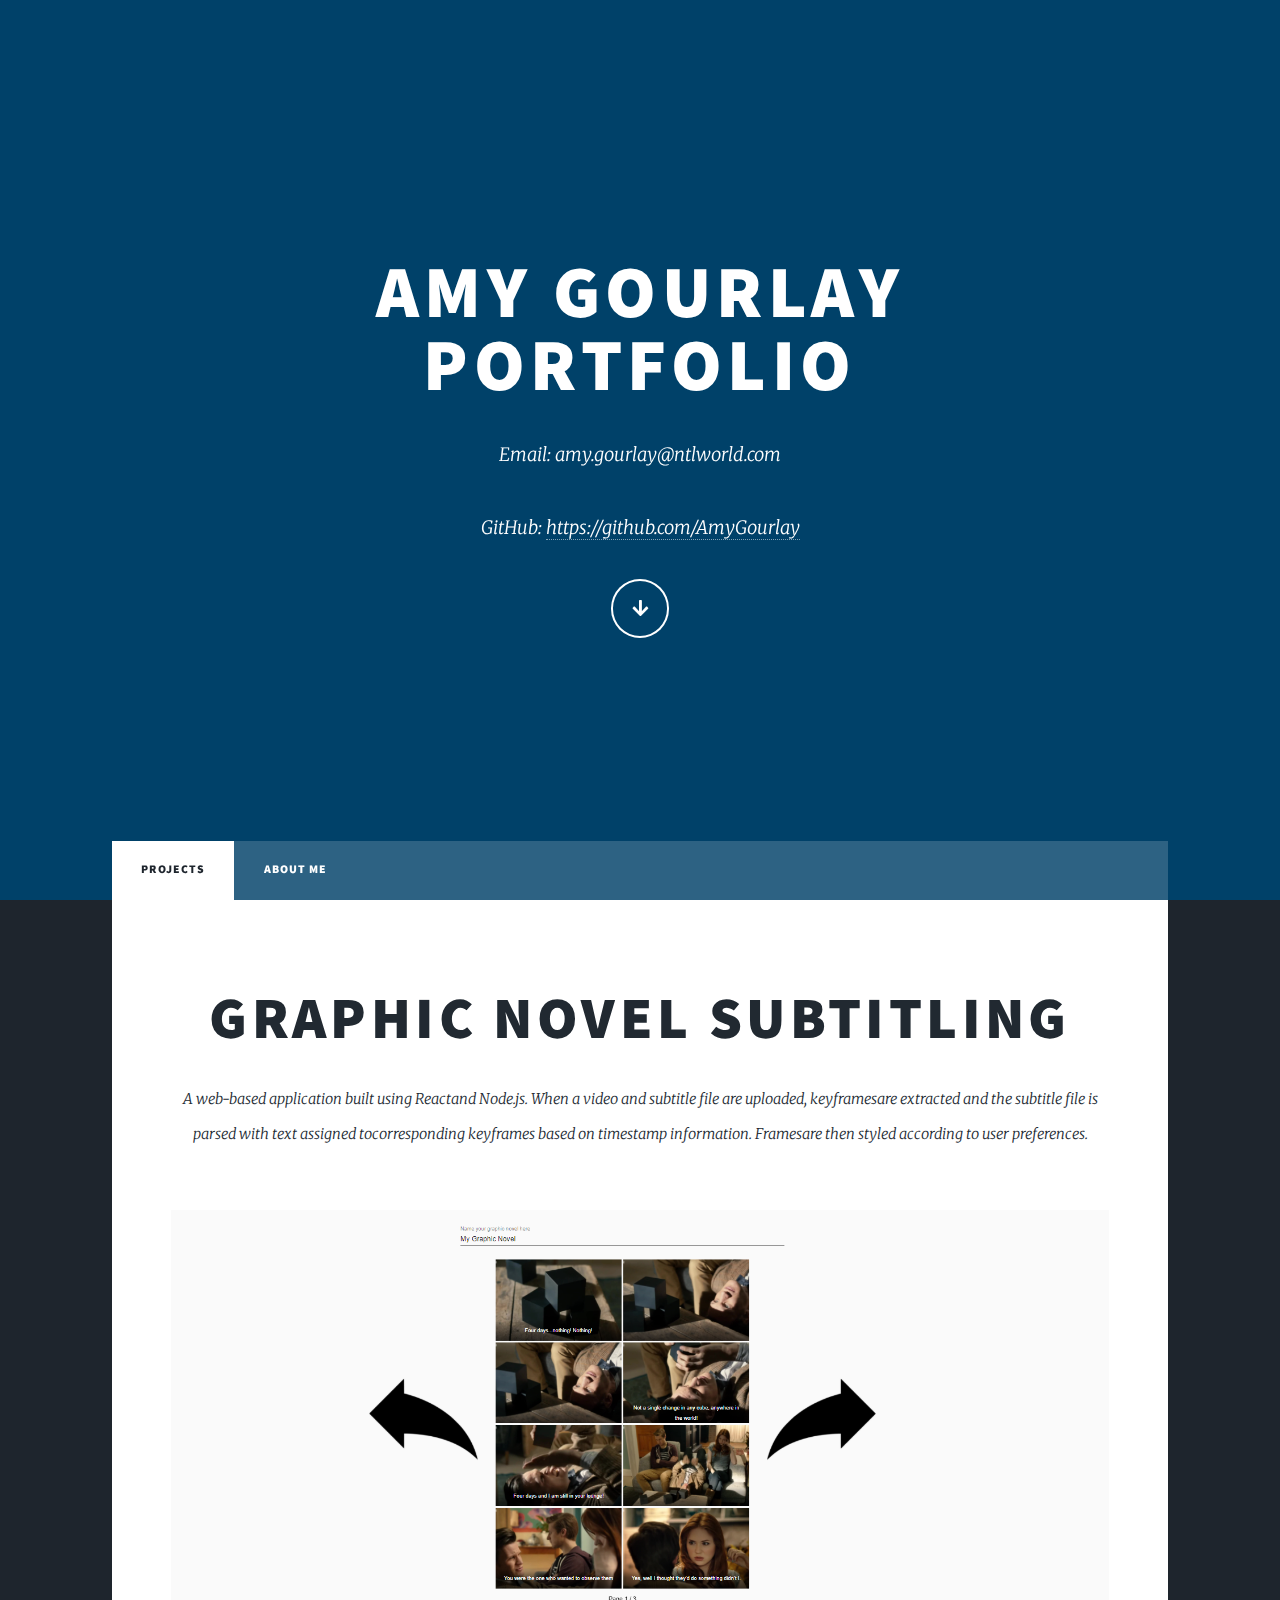
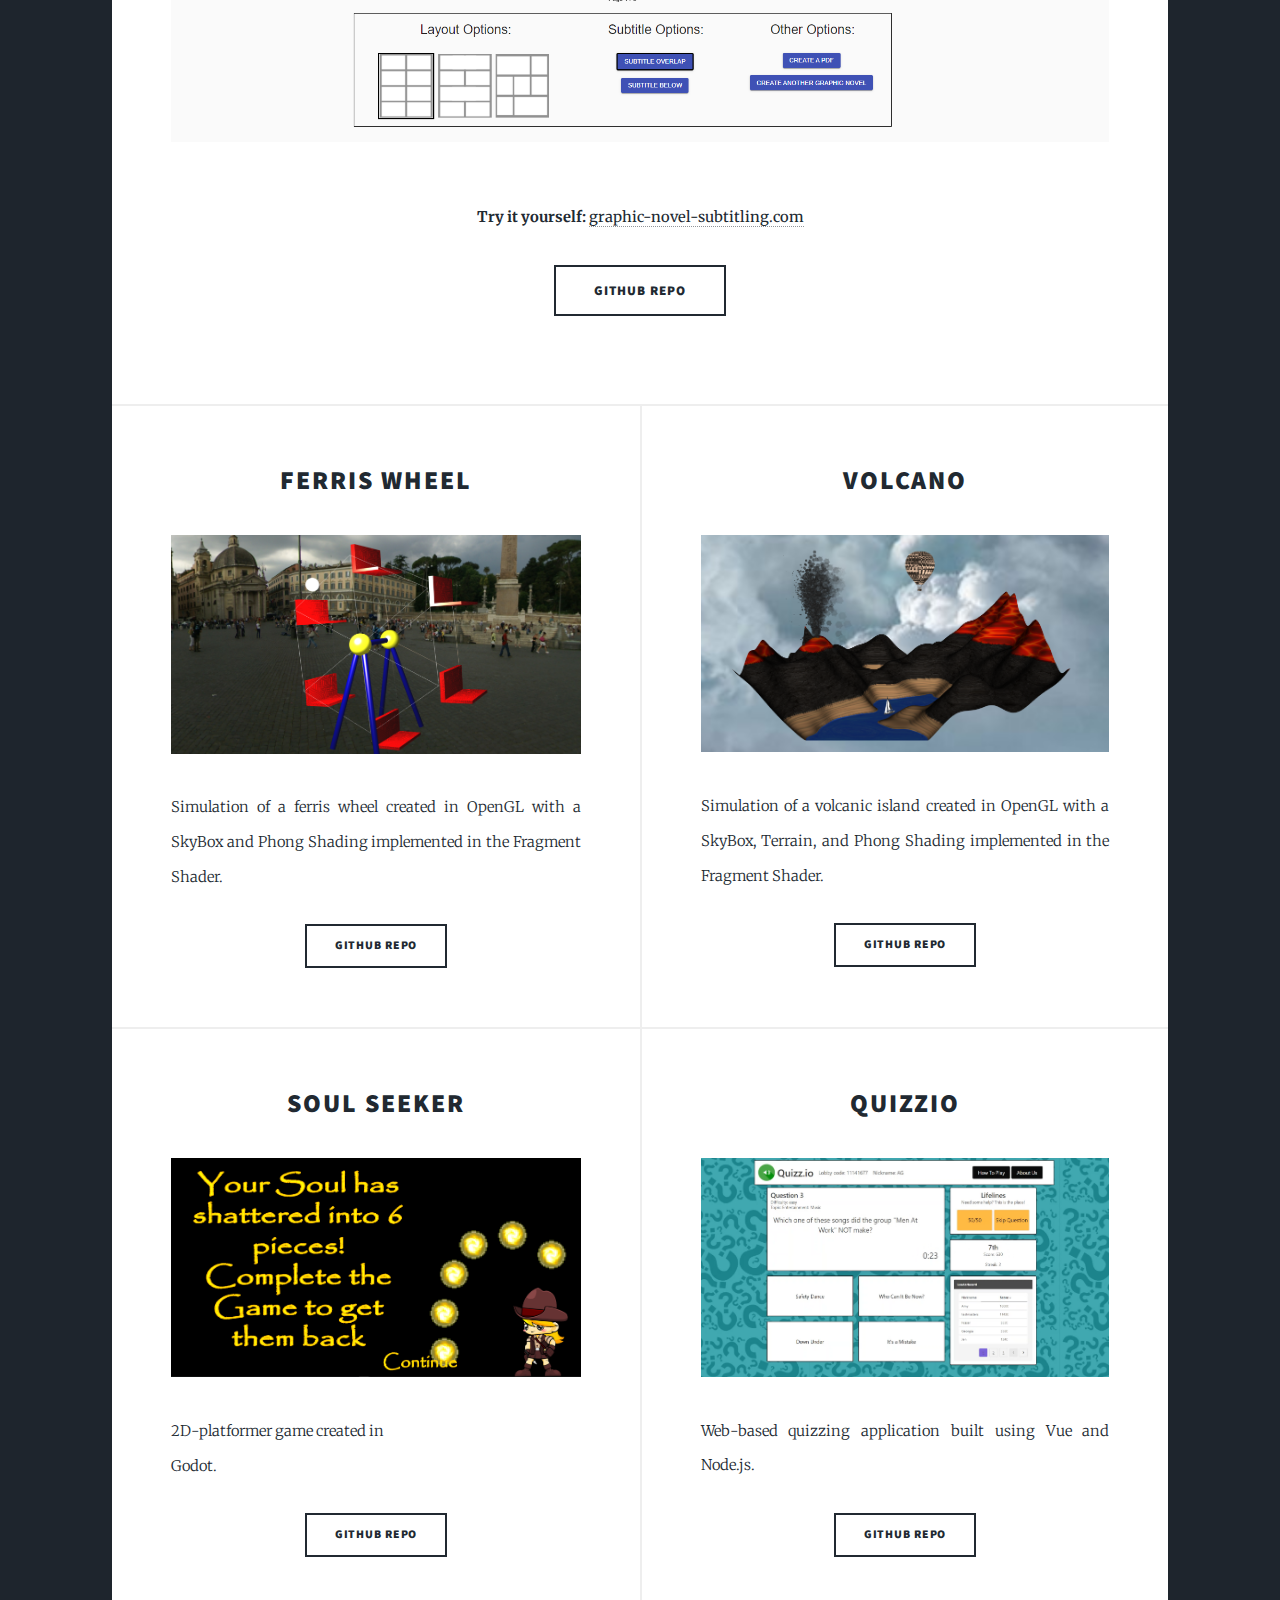
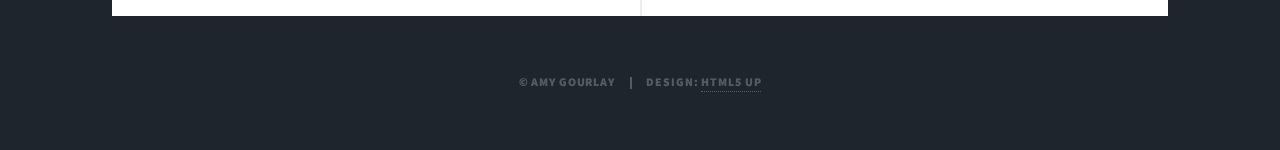
<file: index.html>
<!DOCTYPE HTML>
<!--
	Massively by HTML5 UP
	html5up.net | @ajlkn
	Free for personal and commercial use under the CCA 3.0 license (html5up.net/license)
-->
<html>
	<head>
		<title>Amy Gourlay | Portfolio</title>
		<meta charset="utf-8" />
		<meta name="viewport" content="width=device-width, initial-scale=1, user-scalable=no" />
		<link rel="stylesheet" href="assets/css/main.css" />
		<noscript><link rel="stylesheet" href="assets/css/noscript.css" /></noscript>
	</head>
	<body class="is-preload">

		<!-- Wrapper -->
			<div id="wrapper" class="fade-in">

				<!-- Intro -->
					<div style="margin-top: none !important;" id="intro">
						<h1>Amy Gourlay<br />
						Portfolio</h1>
						<!-- <p>A collection of notable projects</p> -->
						<p style="margin: none !important;">Email: amy.gourlay@ntlworld.com</p>
						<p>GitHub: <a href="https://github.com/AmyGourlay">https://github.com/AmyGourlay</a></p>
						<ul class="actions">
							<li><a href="#header" class="button icon solid solo fa-arrow-down scrolly">Continue</a></li>
						</ul>
					</div>

				<!-- Header -->
					<header id="header">
						<a href="index.html" class="logo">Portfolio</a>
					</header>

				<!-- Nav -->
					<nav id="nav">
						<ul class="links">
							<li class="active"><a href="index.html">Projects</a></li>
							<li><a href="generic.html">About Me</a></li>
						</ul>
					</nav>

				<!-- Main -->
					<div id="main">

						<!-- Featured Post -->
							<article class="post featured">
								<header class="major">
									<h2>Graphic Novel Subtitling</h2>
									<p>A web-based application built using Reactand Node.js. When a video and subtitle file are uploaded, keyframesare extracted and the subtitle file is parsed with text assigned tocorresponding keyframes based on timestamp information. Framesare then styled according to user preferences.</p>
								</header>
								<a class="image main"><img id="resultPage" src="images/resultPage.PNG" alt="" /></a>
								<!-- <img style="size: 0.5em;" id="resultPage" src="images/resultPage.PNG" alt="" /> -->
								<!-- <a href="#" class="image main"><img id="resultPage" class="static" src="images/resultPage.PNG" alt=""/><img id="resultPageA" class="active" src="images/resultPage.gif" alt=""/></a> -->
								<p style="text-align: center; font-weight: bold;">Try it yourself: <a style="font-weight: normal;" href="https://graphic-novel-subtitling.herokuapp.com/">graphic-novel-subtitling.com</a></p>
								<ul class="actions special">
									<li><a href="https://github.com/AmyGourlay/GraphicNovelSubtitling" class="button large">GitHub Repo</a></li>
								</ul>
							</article>

						<!-- Posts -->
							<section class="posts">
								<article>
									<header>
										<h2>Ferris Wheel</h2>
									</header>
									<a class="image fit"><img src="images/ferrisWheel.png" alt="" /></a>
									<p>Simulation of a ferris wheel created in OpenGL with a SkyBox and Phong Shading implemented in the Fragment Shader.</p>
									<ul class="actions special">
										<li><a href="https://github.com/AmyGourlay/FerrisWheel" class="button">GitHub Repo</a></li>
									</ul>
								</article>
								<article>
									<header>
										<h2>Volcano</h2>
									</header>
									<a class="image fit"><img src="images/volcano.png" alt="" /></a>
									<p>Simulation of a volcanic island created in OpenGL with a SkyBox, Terrain, and Phong Shading implemented in the Fragment Shader.</p>
									<ul class="actions special">
										<li><a href="https://github.com/AmyGourlay/Volcano" class="button">GitHub Repo</a></li>
									</ul>
								</article>
								<article>
									<header>
										<h2>Soul Seeker</h2>
									</header>
									<a class="image fit"><img src="images/soulSeeker.png" alt="" /></a>
									<p>2D-platformer game created in <br>Godot.</p>
									<ul class="actions special">
										<li><a href="https://github.com/AmyGourlay/SoulSeeker" class="button">GitHub Repo</a></li>
									</ul>
								</article>
								<article>
									<header>
										<h2>Quizzio</h2>
									</header>
									<a class="image fit"><img src="images/quizzio.png" alt="" /></a>
									<p>Web-based quizzing application built using Vue and Node.js.</p>
									<ul class="actions special">
										<li><a href="https://github.com/Alliniska/IndustrialProject-Team8" class="button">GitHub Repo</a></li>
									</ul>
								</article>
								<!-- <article>
									<header>
										<span class="date">April 11, 2017</span>
										<h2><a href="#">Odio magna<br />
										sed consectetur</a></h2>
									</header>
									<a href="#" class="image fit"><img src="images/pic06.jpg" alt="" /></a>
									<p>Donec eget ex magna. Interdum et malesuada fames ac ante ipsum primis in faucibus. Pellentesque venenatis dolor imperdiet dolor mattis sagittis magna etiam.</p>
									<ul class="actions special">
										<li><a href="#" class="button">Full Story</a></li>
									</ul>
								</article>
								<article>
									<header>
										<span class="date">April 7, 2017</span>
										<h2><a href="#">Augue lorem<br />
										primis vestibulum</a></h2>
									</header>
									<a href="#" class="image fit"><img src="images/pic07.jpg" alt="" /></a>
									<p>Donec eget ex magna. Interdum et malesuada fames ac ante ipsum primis in faucibus. Pellentesque venenatis dolor imperdiet dolor mattis sagittis magna etiam.</p>
									<ul class="actions special">
										<li><a href="#" class="button">Full Story</a></li>
									</ul>
								</article> -->
							</section>

					</div>


				<!-- Copyright -->
					<div id="copyright">
						<ul><li>&copy; Amy Gourlay</li><li>Design: <a href="https://html5up.net">HTML5 UP</a></li></ul>
					</div>

			</div>

		<!-- Scripts -->
			<script src="assets/js/jquery.min.js"></script>
			<script src="assets/js/jquery.scrollex.min.js"></script>
			<script src="assets/js/jquery.scrolly.min.js"></script>
			<script src="assets/js/browser.min.js"></script>
			<script src="assets/js/breakpoints.min.js"></script>
			<script src="assets/js/util.js"></script>
			<script src="assets/js/main.js"></script>

	</body>
</html>
</file>
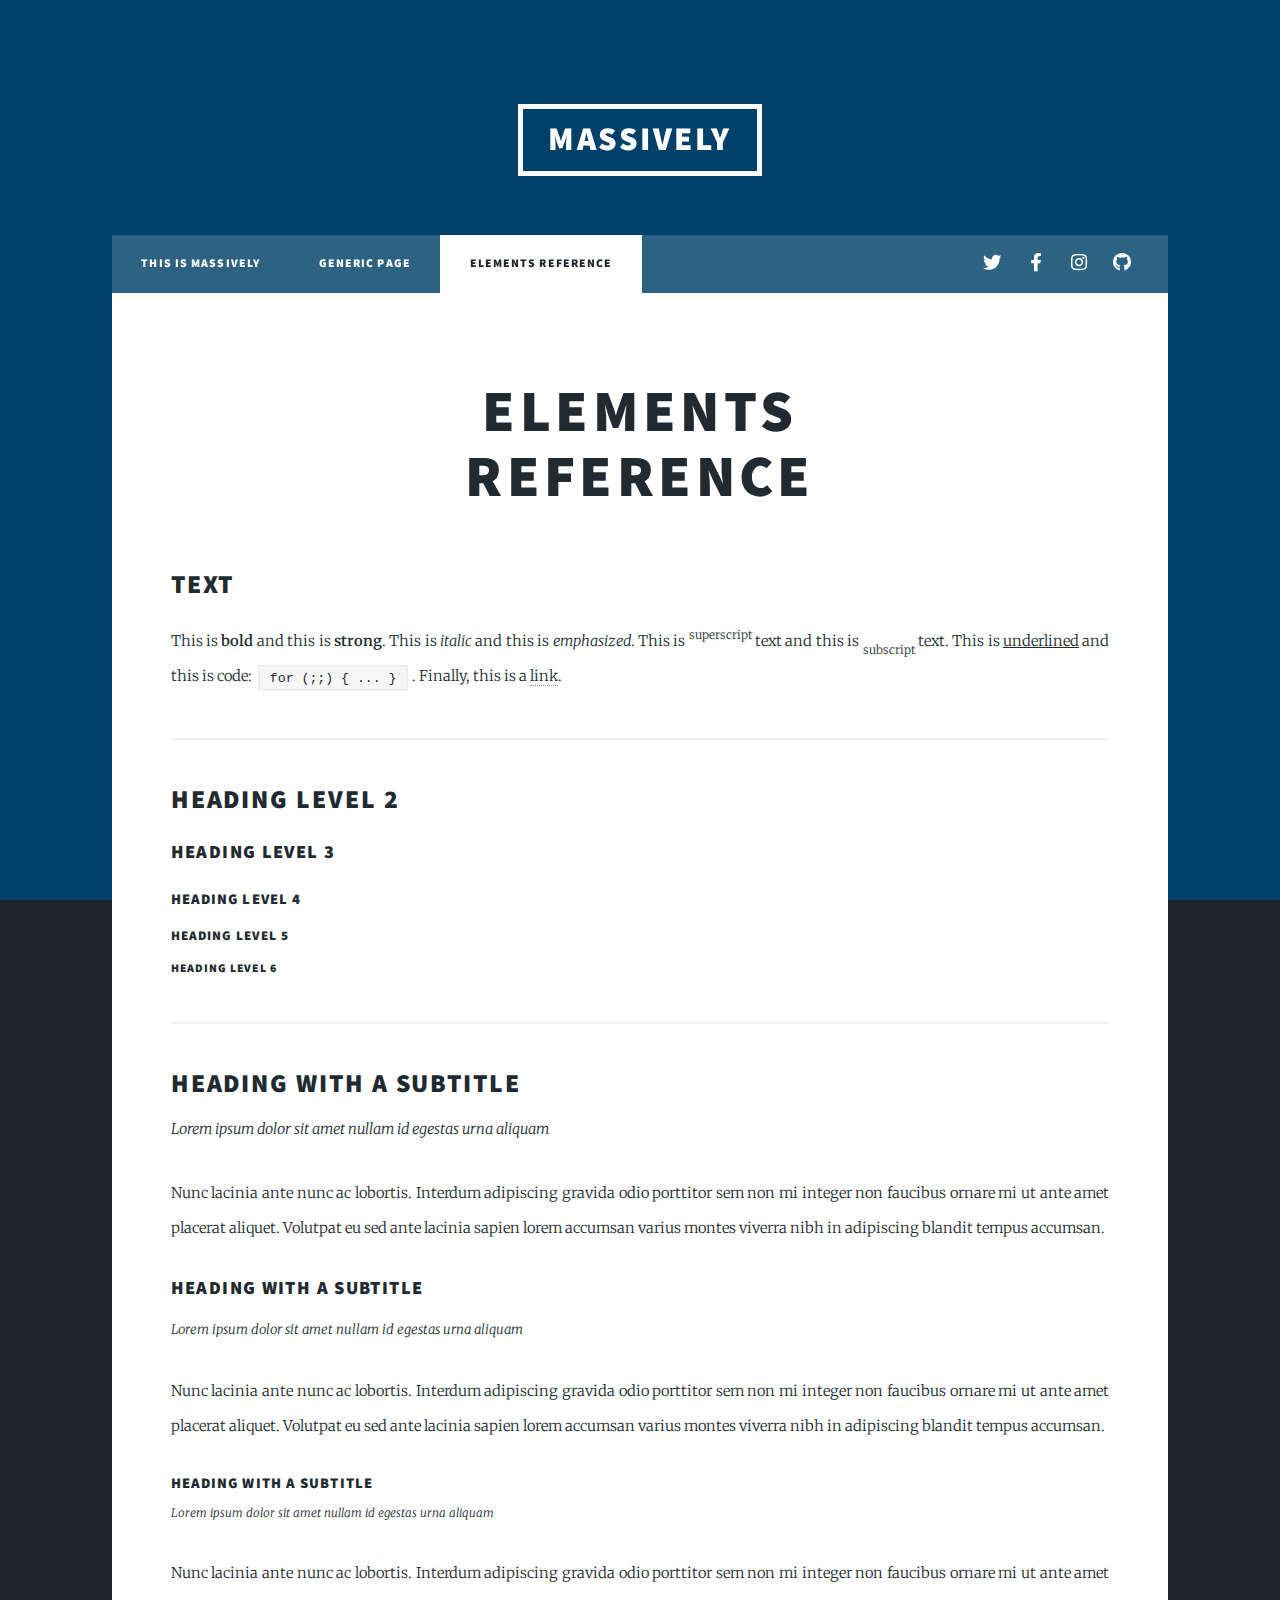
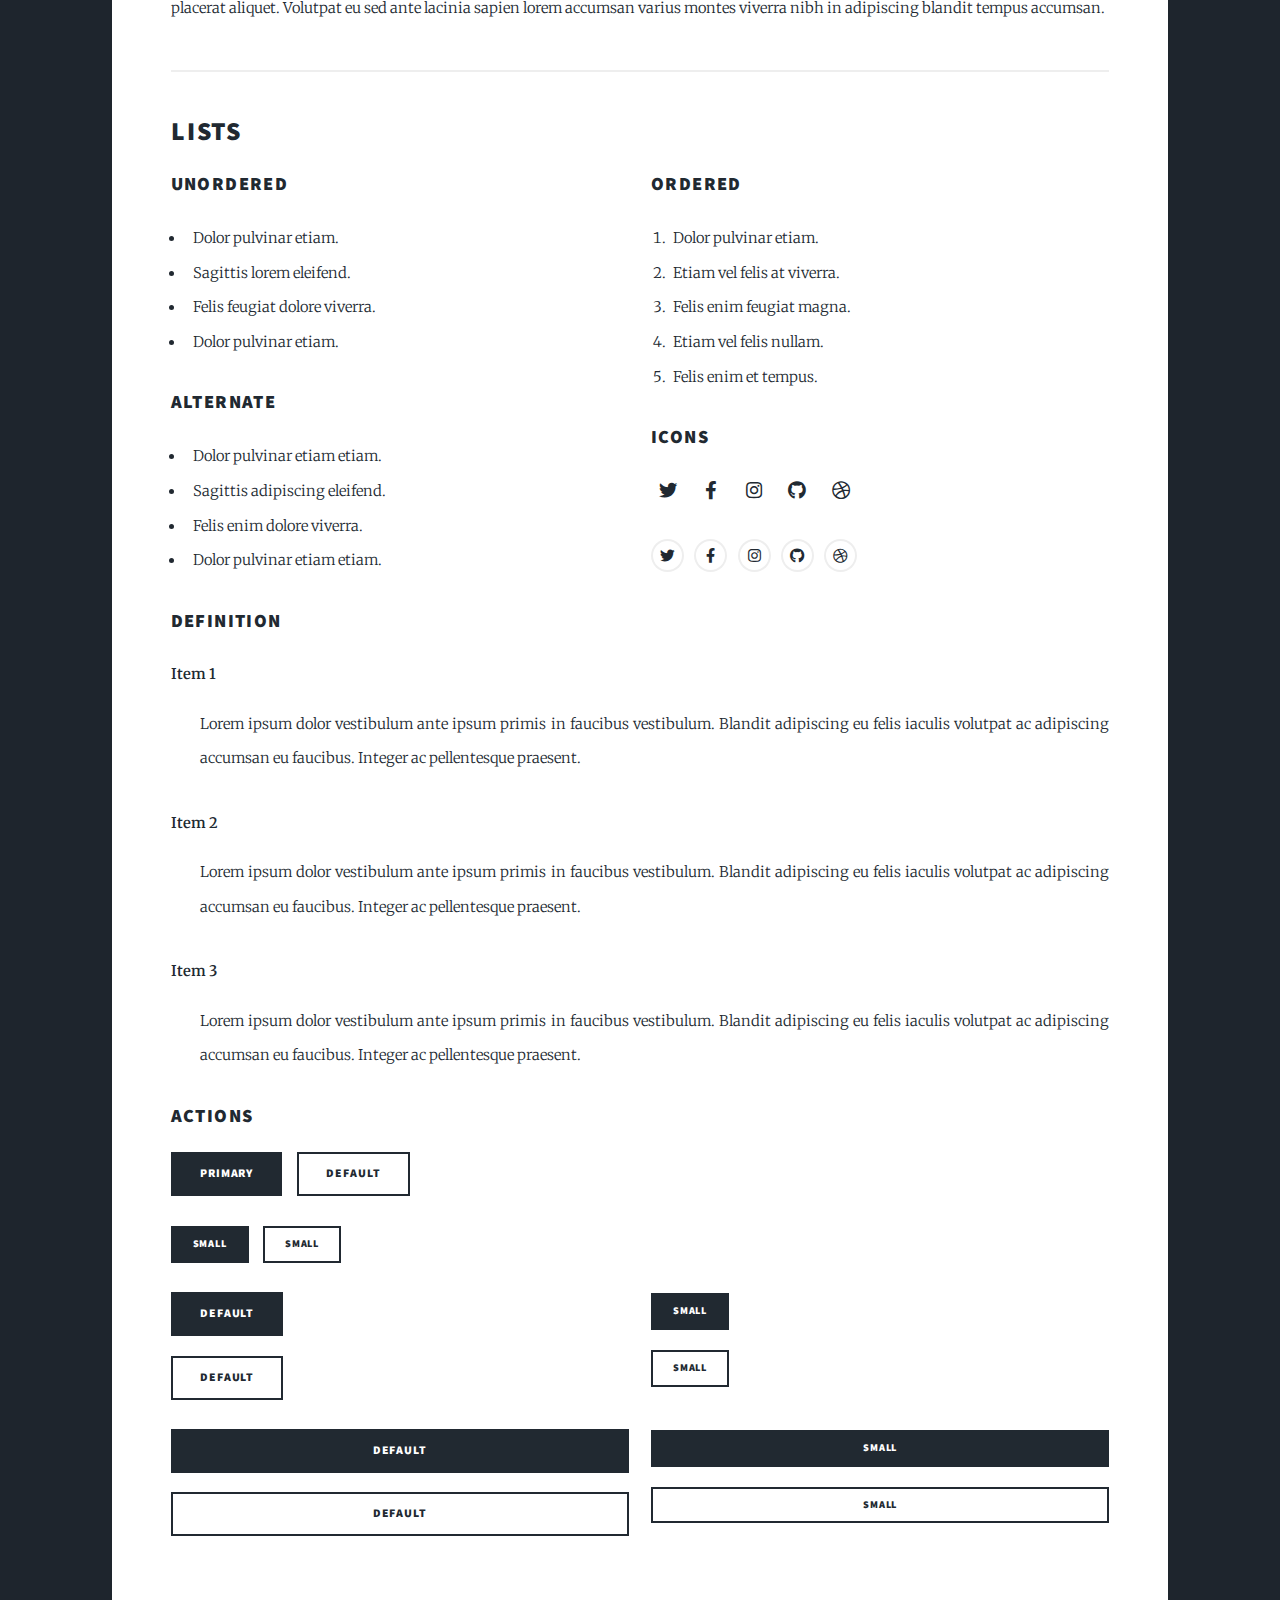
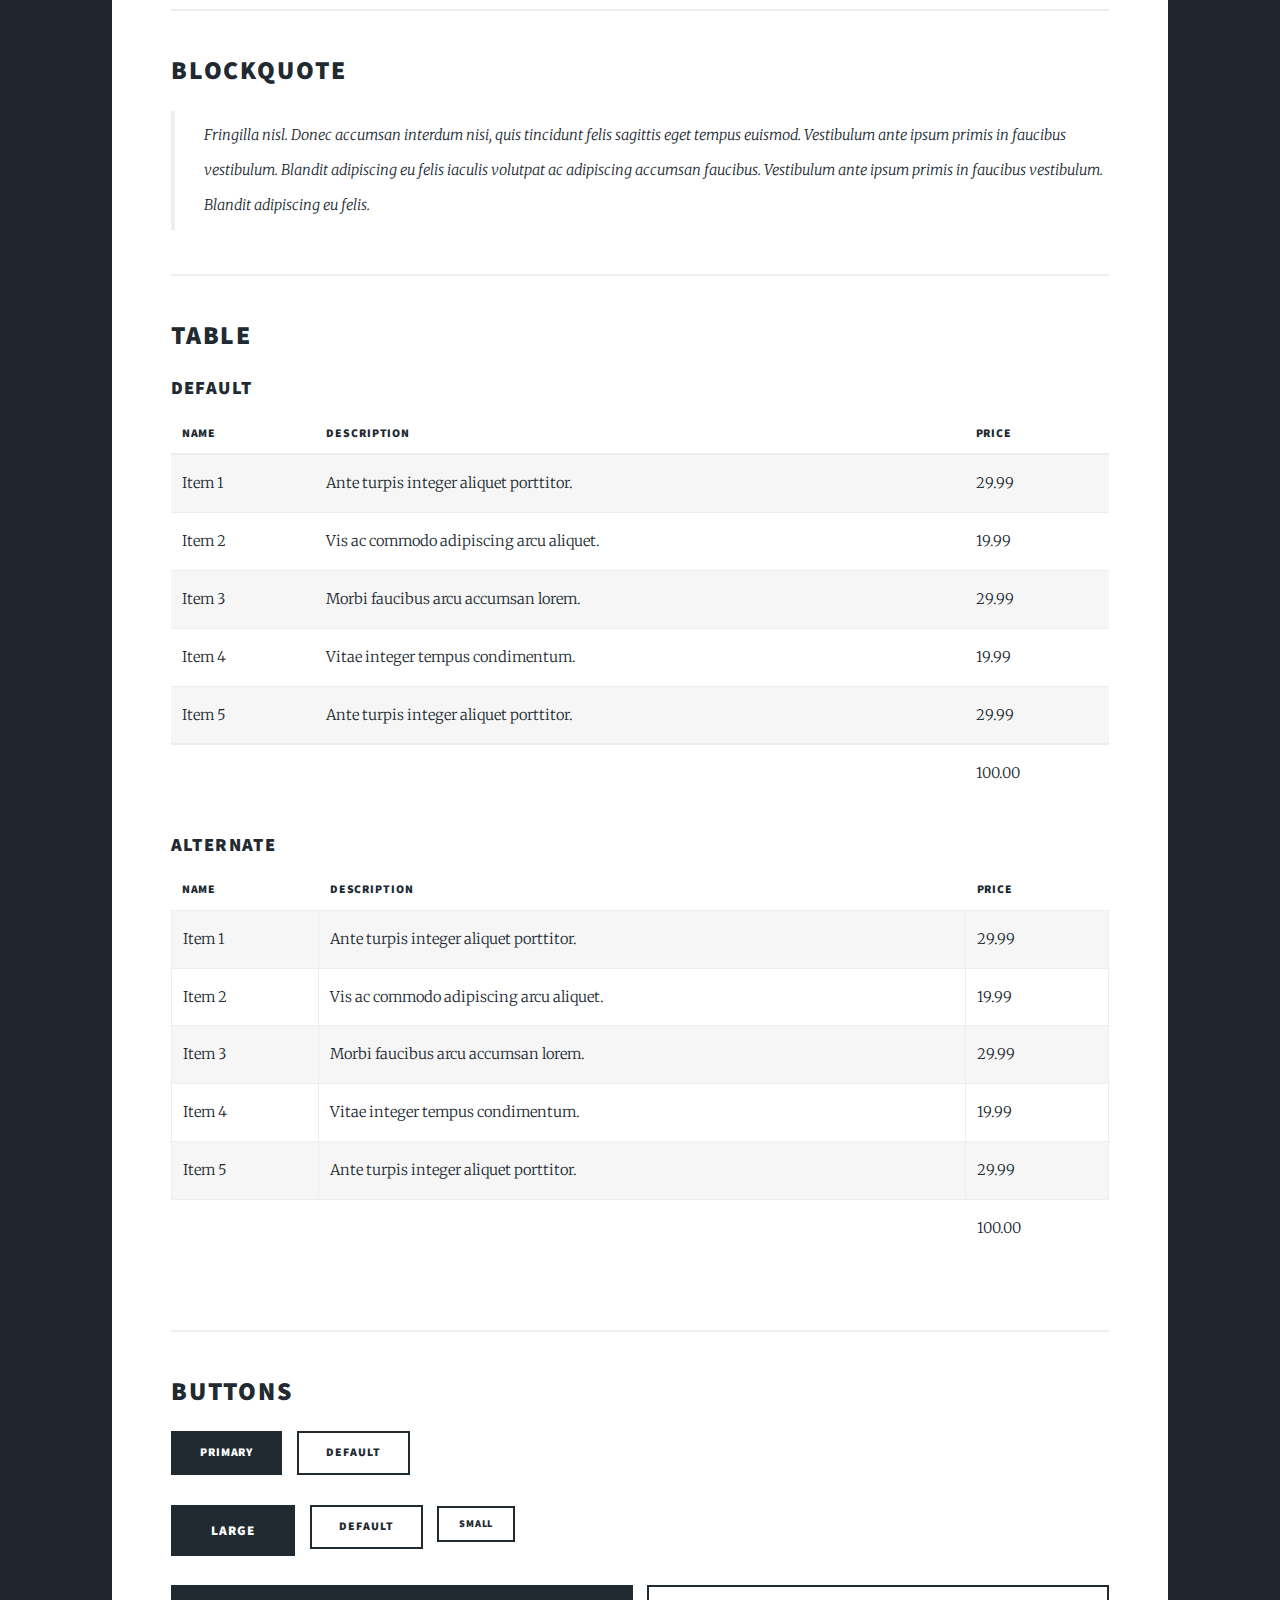
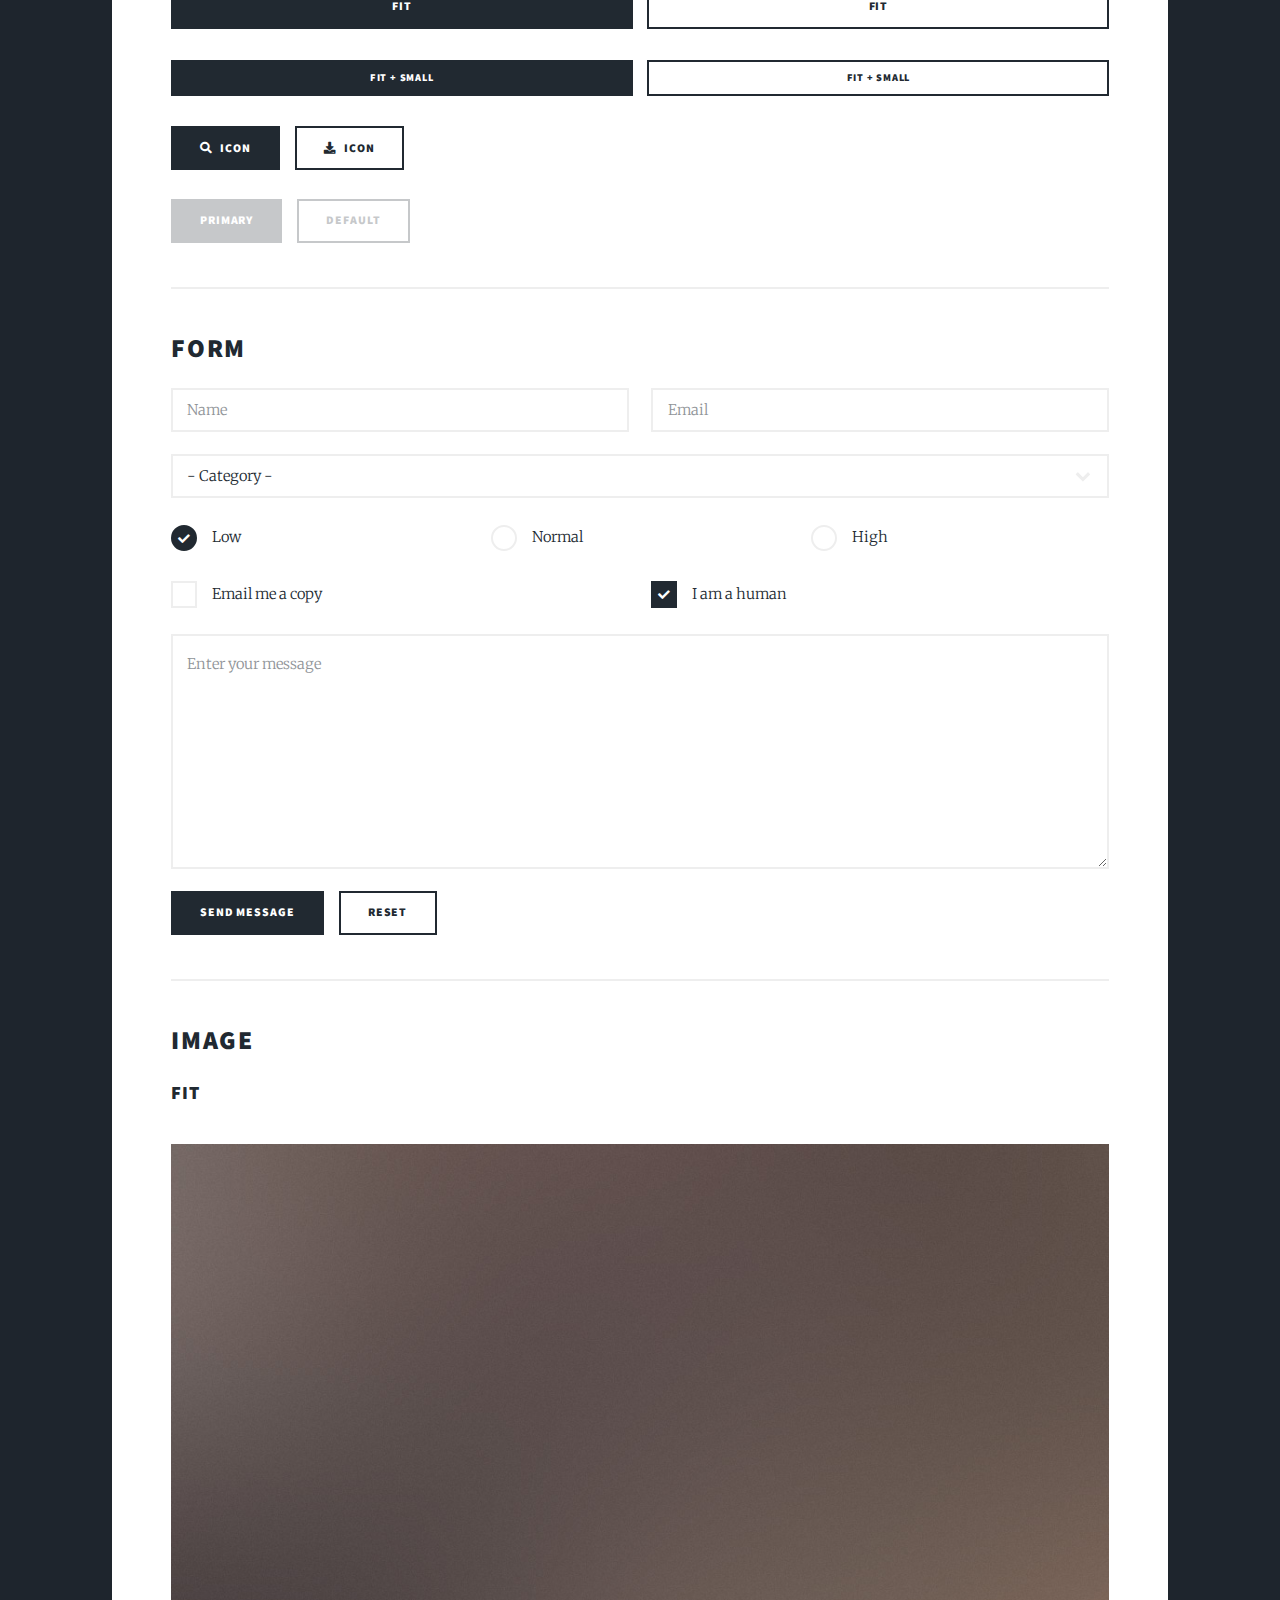
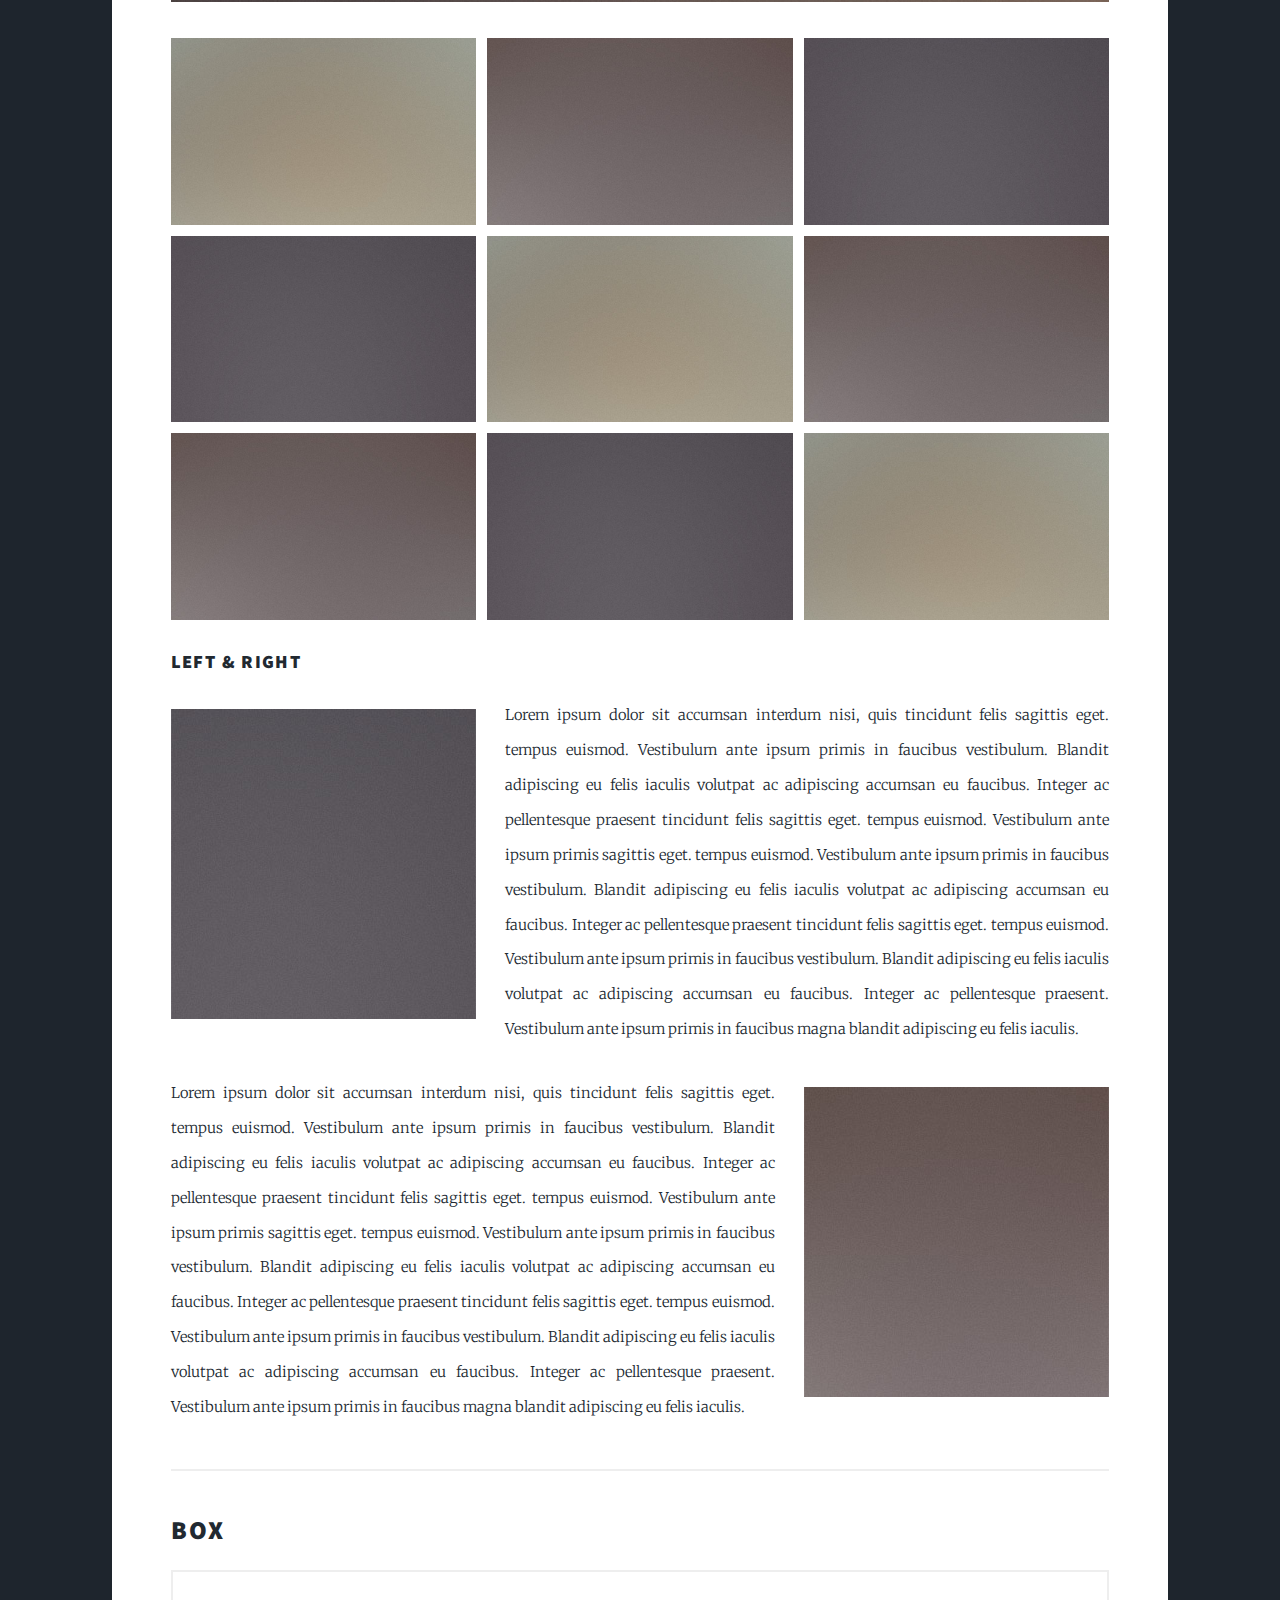
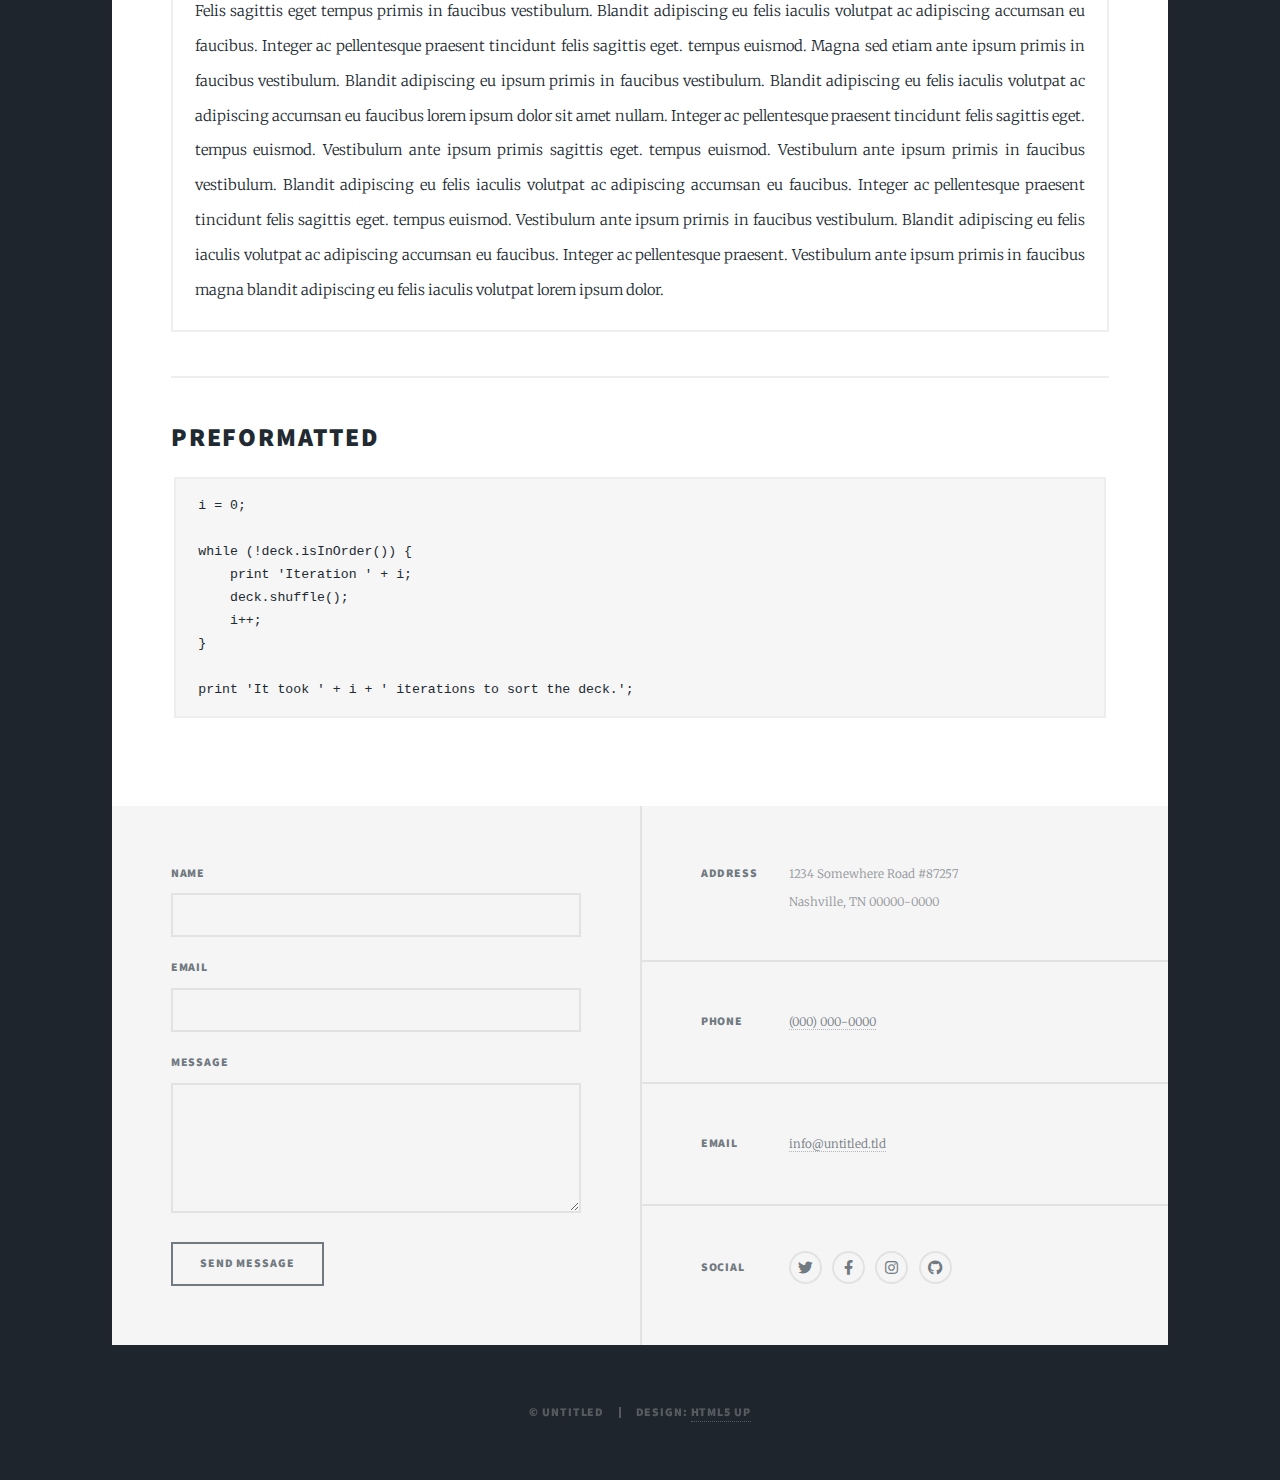
<file: elements.html>
<!DOCTYPE HTML>
<!--
	Massively by HTML5 UP
	html5up.net | @ajlkn
	Free for personal and commercial use under the CCA 3.0 license (html5up.net/license)
-->
<html>
	<head>
		<title>Elements Reference - Massively by HTML5 UP</title>
		<meta charset="utf-8" />
		<meta name="viewport" content="width=device-width, initial-scale=1, user-scalable=no" />
		<link rel="stylesheet" href="assets/css/main.css" />
		<noscript><link rel="stylesheet" href="assets/css/noscript.css" /></noscript>
	</head>
	<body class="is-preload">

		<!-- Wrapper -->
			<div id="wrapper">

				<!-- Header -->
					<header id="header">
						<a href="index.html" class="logo">Massively</a>
					</header>

				<!-- Nav -->
					<nav id="nav">
						<ul class="links">
							<li><a href="index.html">This is Massively</a></li>
							<li><a href="generic.html">Generic Page</a></li>
							<li class="active"><a href="elements.html">Elements Reference</a></li>
						</ul>
						<ul class="icons">
							<li><a href="#" class="icon brands fa-twitter"><span class="label">Twitter</span></a></li>
							<li><a href="#" class="icon brands fa-facebook-f"><span class="label">Facebook</span></a></li>
							<li><a href="#" class="icon brands fa-instagram"><span class="label">Instagram</span></a></li>
							<li><a href="#" class="icon brands fa-github"><span class="label">GitHub</span></a></li>
						</ul>
					</nav>

				<!-- Main -->
					<div id="main">

						<!-- Post -->
							<section class="post">
								<header class="major">
									<h1>Elements<br />
									Reference</h1>
								</header>

								<!-- Text stuff -->
									<h2>Text</h2>
									<p>This is <b>bold</b> and this is <strong>strong</strong>. This is <i>italic</i> and this is <em>emphasized</em>.
									This is <sup>superscript</sup> text and this is <sub>subscript</sub> text.
									This is <u>underlined</u> and this is code: <code>for (;;) { ... }</code>.
									Finally, this is a <a href="#">link</a>.</p>
									<hr />
									<h2>Heading Level 2</h2>
									<h3>Heading Level 3</h3>
									<h4>Heading Level 4</h4>
									<h5>Heading Level 5</h5>
									<h6>Heading Level 6</h6>
									<hr />
									<header>
										<h2>Heading with a Subtitle</h2>
										<p>Lorem ipsum dolor sit amet nullam id egestas urna aliquam</p>
									</header>
									<p>Nunc lacinia ante nunc ac lobortis. Interdum adipiscing gravida odio porttitor sem non mi integer non faucibus ornare mi ut ante amet placerat aliquet. Volutpat eu sed ante lacinia sapien lorem accumsan varius montes viverra nibh in adipiscing blandit tempus accumsan.</p>
									<header>
										<h3>Heading with a Subtitle</h3>
										<p>Lorem ipsum dolor sit amet nullam id egestas urna aliquam</p>
									</header>
									<p>Nunc lacinia ante nunc ac lobortis. Interdum adipiscing gravida odio porttitor sem non mi integer non faucibus ornare mi ut ante amet placerat aliquet. Volutpat eu sed ante lacinia sapien lorem accumsan varius montes viverra nibh in adipiscing blandit tempus accumsan.</p>
									<header>
										<h4>Heading with a Subtitle</h4>
										<p>Lorem ipsum dolor sit amet nullam id egestas urna aliquam</p>
									</header>
									<p>Nunc lacinia ante nunc ac lobortis. Interdum adipiscing gravida odio porttitor sem non mi integer non faucibus ornare mi ut ante amet placerat aliquet. Volutpat eu sed ante lacinia sapien lorem accumsan varius montes viverra nibh in adipiscing blandit tempus accumsan.</p>

									<hr />

								<!-- Lists -->
									<h2>Lists</h2>
									<div class="row">
										<div class="col-6 col-12-small">

											<h3>Unordered</h3>
											<ul>
												<li>Dolor pulvinar etiam.</li>
												<li>Sagittis lorem eleifend.</li>
												<li>Felis feugiat dolore viverra.</li>
												<li>Dolor pulvinar etiam.</li>
											</ul>

											<h3>Alternate</h3>
											<ul class="alt">
												<li>Dolor pulvinar etiam etiam.</li>
												<li>Sagittis adipiscing eleifend.</li>
												<li>Felis enim dolore viverra.</li>
												<li>Dolor pulvinar etiam etiam.</li>
											</ul>

										</div>
										<div class="col-6 col-12-small">

											<h3>Ordered</h3>
											<ol>
												<li>Dolor pulvinar etiam.</li>
												<li>Etiam vel felis at viverra.</li>
												<li>Felis enim feugiat magna.</li>
												<li>Etiam vel felis nullam.</li>
												<li>Felis enim et tempus.</li>
											</ol>

											<h3>Icons</h3>
											<ul class="icons">
												<li><a href="#" class="icon brands fa-twitter"><span class="label">Twitter</span></a></li>
												<li><a href="#" class="icon brands fa-facebook-f"><span class="label">Facebook</span></a></li>
												<li><a href="#" class="icon brands fa-instagram"><span class="label">Instagram</span></a></li>
												<li><a href="#" class="icon brands fa-github"><span class="label">Github</span></a></li>
												<li><a href="#" class="icon brands fa-dribbble"><span class="label">Dribbble</span></a></li>
											</ul>
											<ul class="icons alt">
												<li><a href="#" class="icon brands alt fa-twitter"><span class="label">Twitter</span></a></li>
												<li><a href="#" class="icon brands alt fa-facebook-f"><span class="label">Facebook</span></a></li>
												<li><a href="#" class="icon brands alt fa-instagram"><span class="label">Instagram</span></a></li>
												<li><a href="#" class="icon brands alt fa-github"><span class="label">Github</span></a></li>
												<li><a href="#" class="icon brands alt fa-dribbble"><span class="label">Dribbble</span></a></li>
											</ul>

										</div>
									</div>
									<h3>Definition</h3>
									<dl>
										<dt>Item 1</dt>
										<dd>
											<p>Lorem ipsum dolor vestibulum ante ipsum primis in faucibus vestibulum. Blandit adipiscing eu felis iaculis volutpat ac adipiscing accumsan eu faucibus. Integer ac pellentesque praesent.</p>
										</dd>
										<dt>Item 2</dt>
										<dd>
											<p>Lorem ipsum dolor vestibulum ante ipsum primis in faucibus vestibulum. Blandit adipiscing eu felis iaculis volutpat ac adipiscing accumsan eu faucibus. Integer ac pellentesque praesent.</p>
										</dd>
										<dt>Item 3</dt>
										<dd>
											<p>Lorem ipsum dolor vestibulum ante ipsum primis in faucibus vestibulum. Blandit adipiscing eu felis iaculis volutpat ac adipiscing accumsan eu faucibus. Integer ac pellentesque praesent.</p>
										</dd>
									</dl>

									<h3>Actions</h3>
									<ul class="actions">
										<li><a href="#" class="button primary">Primary</a></li>
										<li><a href="#" class="button">Default</a></li>
									</ul>
									<ul class="actions small">
										<li><a href="#" class="button primary small">Small</a></li>
										<li><a href="#" class="button small">Small</a></li>
									</ul>
									<div class="row">
										<div class="col-6 col-12-small">
											<ul class="actions stacked">
												<li><a href="#" class="button primary">Default</a></li>
												<li><a href="#" class="button">Default</a></li>
											</ul>
										</div>
										<div class="col-6 col-12-small">
											<ul class="actions stacked">
												<li><a href="#" class="button primary small">Small</a></li>
												<li><a href="#" class="button small">Small</a></li>
											</ul>
										</div>
									</div>
									<div class="row">
										<div class="col-6 col-12-small">
											<ul class="actions stacked">
												<li><a href="#" class="button primary fit">Default</a></li>
												<li><a href="#" class="button fit">Default</a></li>
											</ul>
										</div>
										<div class="col-6 col-12-small">
											<ul class="actions stacked">
												<li><a href="#" class="button primary small fit">Small</a></li>
												<li><a href="#" class="button small fit">Small</a></li>
											</ul>
										</div>
									</div>

									<hr />

								<!-- Blockquote -->
									<h2>Blockquote</h2>
									<blockquote>Fringilla nisl. Donec accumsan interdum nisi, quis tincidunt felis sagittis eget tempus euismod. Vestibulum ante ipsum primis in faucibus vestibulum. Blandit adipiscing eu felis iaculis volutpat ac adipiscing accumsan faucibus. Vestibulum ante ipsum primis in faucibus vestibulum. Blandit adipiscing eu felis.</blockquote>

									<hr />

								<!-- Table -->
									<h2>Table</h2>

									<h3>Default</h3>
									<div class="table-wrapper">
										<table>
											<thead>
												<tr>
													<th>Name</th>
													<th>Description</th>
													<th>Price</th>
												</tr>
											</thead>
											<tbody>
												<tr>
													<td>Item 1</td>
													<td>Ante turpis integer aliquet porttitor.</td>
													<td>29.99</td>
												</tr>
												<tr>
													<td>Item 2</td>
													<td>Vis ac commodo adipiscing arcu aliquet.</td>
													<td>19.99</td>
												</tr>
												<tr>
													<td>Item 3</td>
													<td> Morbi faucibus arcu accumsan lorem.</td>
													<td>29.99</td>
												</tr>
												<tr>
													<td>Item 4</td>
													<td>Vitae integer tempus condimentum.</td>
													<td>19.99</td>
												</tr>
												<tr>
													<td>Item 5</td>
													<td>Ante turpis integer aliquet porttitor.</td>
													<td>29.99</td>
												</tr>
											</tbody>
											<tfoot>
												<tr>
													<td colspan="2"></td>
													<td>100.00</td>
												</tr>
											</tfoot>
										</table>
									</div>

									<h3>Alternate</h3>
									<div class="table-wrapper">
										<table class="alt">
											<thead>
												<tr>
													<th>Name</th>
													<th>Description</th>
													<th>Price</th>
												</tr>
											</thead>
											<tbody>
												<tr>
													<td>Item 1</td>
													<td>Ante turpis integer aliquet porttitor.</td>
													<td>29.99</td>
												</tr>
												<tr>
													<td>Item 2</td>
													<td>Vis ac commodo adipiscing arcu aliquet.</td>
													<td>19.99</td>
												</tr>
												<tr>
													<td>Item 3</td>
													<td> Morbi faucibus arcu accumsan lorem.</td>
													<td>29.99</td>
												</tr>
												<tr>
													<td>Item 4</td>
													<td>Vitae integer tempus condimentum.</td>
													<td>19.99</td>
												</tr>
												<tr>
													<td>Item 5</td>
													<td>Ante turpis integer aliquet porttitor.</td>
													<td>29.99</td>
												</tr>
											</tbody>
											<tfoot>
												<tr>
													<td colspan="2"></td>
													<td>100.00</td>
												</tr>
											</tfoot>
										</table>
									</div>

									<hr />

								<!-- Buttons -->
									<h2>Buttons</h2>
									<ul class="actions">
										<li><a href="#" class="button primary">Primary</a></li>
										<li><a href="#" class="button">Default</a></li>
									</ul>
									<ul class="actions">
										<li><a href="#" class="button primary large">Large</a></li>
										<li><a href="#" class="button">Default</a></li>
										<li><a href="#" class="button small">Small</a></li>
									</ul>
									<ul class="actions fit">
										<li><a href="#" class="button primary fit">Fit</a></li>
										<li><a href="#" class="button fit">Fit</a></li>
									</ul>
									<ul class="actions fit small">
										<li><a href="#" class="button primary fit small">Fit + Small</a></li>
										<li><a href="#" class="button fit small">Fit + Small</a></li>
									</ul>
									<ul class="actions">
										<li><a href="#" class="button primary icon solid fa-search">Icon</a></li>
										<li><a href="#" class="button icon solid fa-download">Icon</a></li>
									</ul>
									<ul class="actions">
										<li><span class="button primary disabled">Primary</span></li>
										<li><span class="button disabled">Default</span></li>
									</ul>

									<hr />

								<!-- Form -->
									<h2>Form</h2>

									<form method="post" action="#">
										<div class="row gtr-uniform">
											<div class="col-6 col-12-xsmall">
												<input type="text" name="demo-name" id="demo-name" value="" placeholder="Name" />
											</div>
											<div class="col-6 col-12-xsmall">
												<input type="email" name="demo-email" id="demo-email" value="" placeholder="Email" />
											</div>
											<!-- Break -->
											<div class="col-12">
												<select name="demo-category" id="demo-category">
													<option value="">- Category -</option>
													<option value="1">Manufacturing</option>
													<option value="1">Shipping</option>
													<option value="1">Administration</option>
													<option value="1">Human Resources</option>
												</select>
											</div>
											<!-- Break -->
											<div class="col-4 col-12-small">
												<input type="radio" id="demo-priority-low" name="demo-priority" checked>
												<label for="demo-priority-low">Low</label>
											</div>
											<div class="col-4 col-12-small">
												<input type="radio" id="demo-priority-normal" name="demo-priority">
												<label for="demo-priority-normal">Normal</label>
											</div>
											<div class="col-4 col-12-small">
												<input type="radio" id="demo-priority-high" name="demo-priority">
												<label for="demo-priority-high">High</label>
											</div>
											<!-- Break -->
											<div class="col-6 col-12-small">
												<input type="checkbox" id="demo-copy" name="demo-copy">
												<label for="demo-copy">Email me a copy</label>
											</div>
											<div class="col-6 col-12-small">
												<input type="checkbox" id="demo-human" name="demo-human" checked>
												<label for="demo-human">I am a human</label>
											</div>
											<!-- Break -->
											<div class="col-12">
												<textarea name="demo-message" id="demo-message" placeholder="Enter your message" rows="6"></textarea>
											</div>
											<!-- Break -->
											<div class="col-12">
												<ul class="actions">
													<li><input type="submit" value="Send Message" class="primary" /></li>
													<li><input type="reset" value="Reset" /></li>
												</ul>
											</div>
										</div>
									</form>

									<hr />

								<!-- Image -->
									<h2>Image</h2>

									<h3>Fit</h3>
									<span class="image fit"><img src="images/pic01.jpg" alt="" /></span>
									<div class="box alt">
										<div class="row gtr-50 gtr-uniform">
											<div class="col-4"><span class="image fit"><img src="images/pic02.jpg" alt="" /></span></div>
											<div class="col-4"><span class="image fit"><img src="images/pic03.jpg" alt="" /></span></div>
											<div class="col-4"><span class="image fit"><img src="images/pic04.jpg" alt="" /></span></div>
											<!-- Break -->
											<div class="col-4"><span class="image fit"><img src="images/pic04.jpg" alt="" /></span></div>
											<div class="col-4"><span class="image fit"><img src="images/pic02.jpg" alt="" /></span></div>
											<div class="col-4"><span class="image fit"><img src="images/pic03.jpg" alt="" /></span></div>
											<!-- Break -->
											<div class="col-4"><span class="image fit"><img src="images/pic03.jpg" alt="" /></span></div>
											<div class="col-4"><span class="image fit"><img src="images/pic04.jpg" alt="" /></span></div>
											<div class="col-4"><span class="image fit"><img src="images/pic02.jpg" alt="" /></span></div>
										</div>
									</div>

									<h3>Left &amp; Right</h3>
									<p><span class="image left"><img src="images/pic08.jpg" alt="" /></span>Lorem ipsum dolor sit accumsan interdum nisi, quis tincidunt felis sagittis eget. tempus euismod. Vestibulum ante ipsum primis in faucibus vestibulum. Blandit adipiscing eu felis iaculis volutpat ac adipiscing accumsan eu faucibus. Integer ac pellentesque praesent tincidunt felis sagittis eget. tempus euismod. Vestibulum ante ipsum primis sagittis eget. tempus euismod. Vestibulum ante ipsum primis in faucibus vestibulum. Blandit adipiscing eu felis iaculis volutpat ac adipiscing accumsan eu faucibus. Integer ac pellentesque praesent tincidunt felis sagittis eget. tempus euismod. Vestibulum ante ipsum primis in faucibus vestibulum. Blandit adipiscing eu felis iaculis volutpat ac adipiscing accumsan eu faucibus. Integer ac pellentesque praesent. Vestibulum ante ipsum primis in faucibus magna blandit adipiscing eu felis iaculis.</p>
									<p><span class="image right"><img src="images/pic09.jpg" alt="" /></span>Lorem ipsum dolor sit accumsan interdum nisi, quis tincidunt felis sagittis eget. tempus euismod. Vestibulum ante ipsum primis in faucibus vestibulum. Blandit adipiscing eu felis iaculis volutpat ac adipiscing accumsan eu faucibus. Integer ac pellentesque praesent tincidunt felis sagittis eget. tempus euismod. Vestibulum ante ipsum primis sagittis eget. tempus euismod. Vestibulum ante ipsum primis in faucibus vestibulum. Blandit adipiscing eu felis iaculis volutpat ac adipiscing accumsan eu faucibus. Integer ac pellentesque praesent tincidunt felis sagittis eget. tempus euismod. Vestibulum ante ipsum primis in faucibus vestibulum. Blandit adipiscing eu felis iaculis volutpat ac adipiscing accumsan eu faucibus. Integer ac pellentesque praesent. Vestibulum ante ipsum primis in faucibus magna blandit adipiscing eu felis iaculis.</p>

									<hr />

								<!-- Box -->
									<h2>Box</h2>
									<div class="box">
										<p>Felis sagittis eget tempus primis in faucibus vestibulum. Blandit adipiscing eu felis iaculis volutpat ac adipiscing accumsan eu faucibus. Integer ac pellentesque praesent tincidunt felis sagittis eget. tempus euismod. Magna sed etiam ante ipsum primis in faucibus vestibulum. Blandit adipiscing eu ipsum primis in faucibus vestibulum. Blandit adipiscing eu felis iaculis volutpat ac adipiscing accumsan eu faucibus lorem ipsum dolor sit amet nullam. Integer ac pellentesque praesent tincidunt felis sagittis eget. tempus euismod. Vestibulum ante ipsum primis sagittis eget. tempus euismod. Vestibulum ante ipsum primis in faucibus vestibulum. Blandit adipiscing eu felis iaculis volutpat ac adipiscing accumsan eu faucibus. Integer ac pellentesque praesent tincidunt felis sagittis eget. tempus euismod. Vestibulum ante ipsum primis in faucibus vestibulum. Blandit adipiscing eu felis iaculis volutpat ac adipiscing accumsan eu faucibus. Integer ac pellentesque praesent. Vestibulum ante ipsum primis in faucibus magna blandit adipiscing eu felis iaculis volutpat lorem ipsum dolor.</p>
									</div>

									<hr />

								<!-- Preformatted Code -->
									<h2>Preformatted</h2>
									<pre><code>i = 0;

while (!deck.isInOrder()) {
    print 'Iteration ' + i;
    deck.shuffle();
    i++;
}

print 'It took ' + i + ' iterations to sort the deck.';
</code></pre>

							</section>

					</div>

				<!-- Footer -->
					<footer id="footer">
						<section>
							<form method="post" action="#">
								<div class="fields">
									<div class="field">
										<label for="name">Name</label>
										<input type="text" name="name" id="name" />
									</div>
									<div class="field">
										<label for="email">Email</label>
										<input type="text" name="email" id="email" />
									</div>
									<div class="field">
										<label for="message">Message</label>
										<textarea name="message" id="message" rows="3"></textarea>
									</div>
								</div>
								<ul class="actions">
									<li><input type="submit" value="Send Message" /></li>
								</ul>
							</form>
						</section>
						<section class="split contact">
							<section class="alt">
								<h3>Address</h3>
								<p>1234 Somewhere Road #87257<br />
								Nashville, TN 00000-0000</p>
							</section>
							<section>
								<h3>Phone</h3>
								<p><a href="#">(000) 000-0000</a></p>
							</section>
							<section>
								<h3>Email</h3>
								<p><a href="#">info@untitled.tld</a></p>
							</section>
							<section>
								<h3>Social</h3>
								<ul class="icons alt">
									<li><a href="#" class="icon brands alt fa-twitter"><span class="label">Twitter</span></a></li>
									<li><a href="#" class="icon brands alt fa-facebook-f"><span class="label">Facebook</span></a></li>
									<li><a href="#" class="icon brands alt fa-instagram"><span class="label">Instagram</span></a></li>
									<li><a href="#" class="icon brands alt fa-github"><span class="label">GitHub</span></a></li>
								</ul>
							</section>
						</section>
					</footer>

				<!-- Copyright -->
					<div id="copyright">
						<ul><li>&copy; Untitled</li><li>Design: <a href="https://html5up.net">HTML5 UP</a></li></ul>
					</div>

			</div>

		<!-- Scripts -->
			<script src="assets/js/jquery.min.js"></script>
			<script src="assets/js/jquery.scrollex.min.js"></script>
			<script src="assets/js/jquery.scrolly.min.js"></script>
			<script src="assets/js/browser.min.js"></script>
			<script src="assets/js/breakpoints.min.js"></script>
			<script src="assets/js/util.js"></script>
			<script src="assets/js/main.js"></script>

	</body>
</html>
</file>
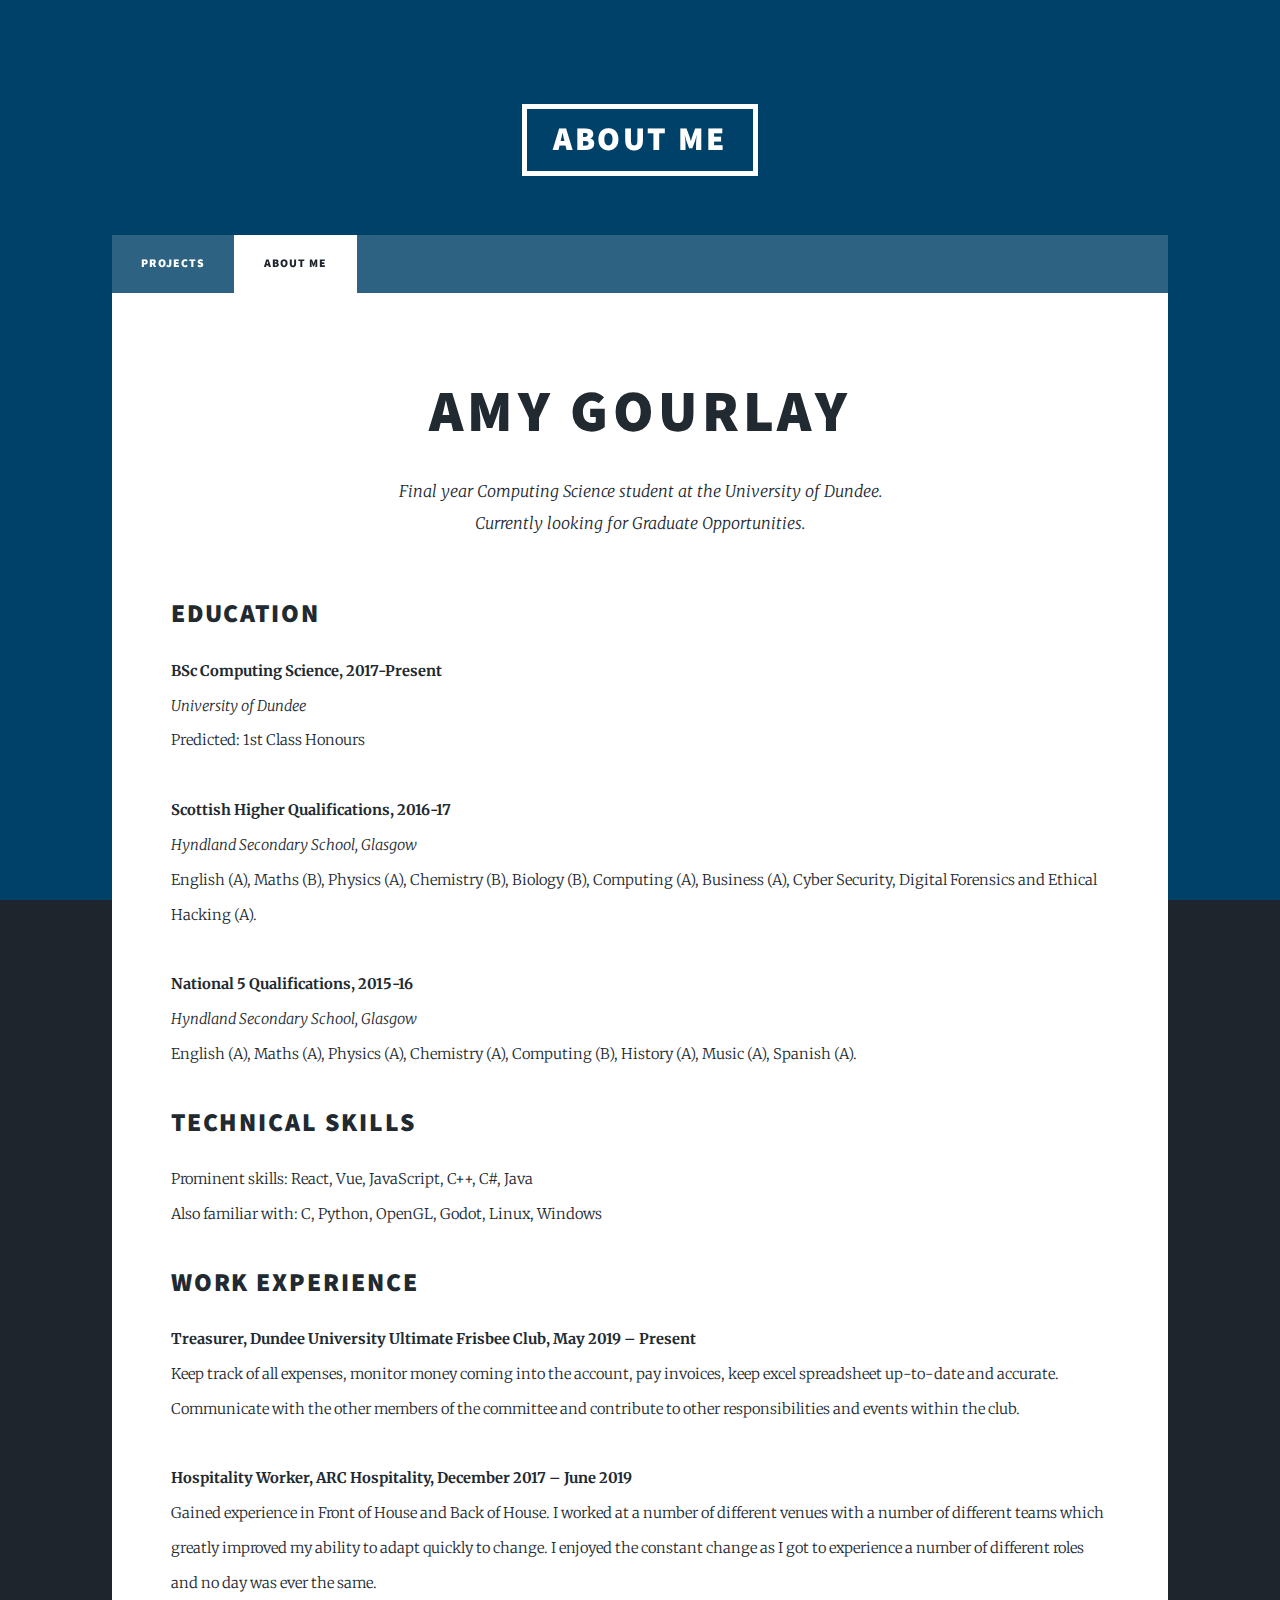
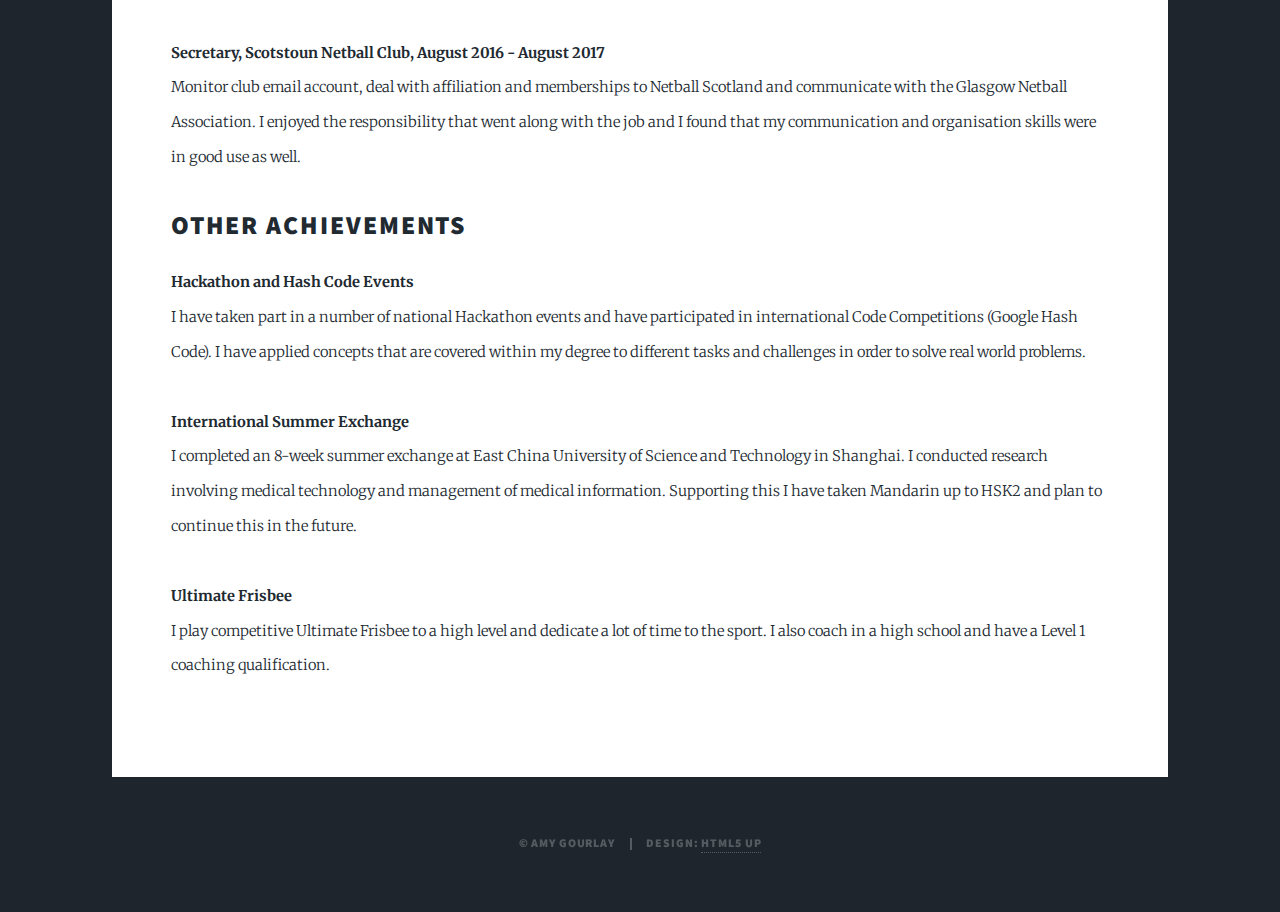
<file: generic.html>
<!DOCTYPE HTML>
<!--
	Massively by HTML5 UP
	html5up.net | @ajlkn
	Free for personal and commercial use under the CCA 3.0 license (html5up.net/license)
-->
<html>
	<head>
		<title>Generic Page - Massively by HTML5 UP</title>
		<meta charset="utf-8" />
		<meta name="viewport" content="width=device-width, initial-scale=1, user-scalable=no" />
		<link rel="stylesheet" href="assets/css/main.css" />
		<noscript><link rel="stylesheet" href="assets/css/noscript.css" /></noscript>
	</head>
	<body class="is-preload">

		<!-- Wrapper -->
			<div id="wrapper">

				<!-- Header -->
					<header id="header">
						<a href="index.html" class="logo">About Me</a>
					</header>

				<!-- Nav -->
					<nav id="nav">
						<ul class="links">
							<li><a href="index.html">Projects</a></li>
							<li class="active"><a href="generic.html">About Me</a></li>
						</ul>
					</nav>

				<!-- Main -->
					<div id="main">

						<!-- Post -->
							<section class="post">
								<header class="major">
									<h1>Amy Gourlay</h1>
									<p>Final year Computing Science student at the University of Dundee.<br>
										 Currently looking for Graduate Opportunities.</p>
								</header>
								<h2>Education</h2>
									<div style="font-weight: bold;">BSc Computing Science, 2017-Present </div>
									<div style="font-style: italic;">University of Dundee </div>
									<div>Predicted: 1st Class Honours </div><br>
										
									<div style="font-weight: bold;">Scottish Higher Qualifications, 2016-17 </div>
									<div style="font-style: italic;">Hyndland Secondary School, Glasgow </div>
									
									<div>English (A), Maths (B), Physics (A), Chemistry (B), Biology (B), Computing (A), Business (A), Cyber Security, Digital Forensics and Ethical Hacking (A). </div><br>
										
									<div style="font-weight: bold;">National 5 Qualifications, 2015-16 </div>
									<div style="font-style: italic;">Hyndland Secondary School, Glasgow </div>
									
									<div>English (A), Maths (A), Physics (A), Chemistry (A), Computing (B), History (A), Music (A), Spanish (A). </div><br>
				
								<h2>Technical Skills</h2>
									<div>Prominent skills: React, Vue, JavaScript, C++, C#, Java <br>
									Also familiar with: C, Python, OpenGL, Godot, Linux, Windows 
									</div> <br>

								<h2>Work Experience</h2>
									<div style="font-weight: bold;">Treasurer, Dundee University Ultimate Frisbee Club, May 2019 – Present</div>
									<div>Keep track of all expenses, monitor money coming into the account, pay invoices, keep excel spreadsheet up-to-date and accurate. Communicate with the other members of the committee and contribute to other responsibilities and events within the club.</div><br>
										
									<div style="font-weight: bold;">Hospitality Worker, ARC Hospitality, December 2017 – June 2019</div>
									<div>Gained experience in Front of House and Back of House. I worked at a number of different venues with a number of different teams which greatly improved my ability to adapt quickly to change. I enjoyed the constant change as I got to experience a number of different roles and no day was ever the same.</div><br>
										
									<div style="font-weight: bold;">Secretary, Scotstoun Netball Club, August 2016 - August 2017</div>
									<div>Monitor club email account, deal with affiliation and memberships to Netball Scotland and communicate with the Glasgow Netball Association. I enjoyed the responsibility that went along with the job and I found that my communication and organisation skills were in good use as well.</div><br>
								
								<h2>Other Achievements</h2>

								<div style="font-weight: bold;">Hackathon and Hash Code Events</div>
								<div>I have taken part in a number of national Hackathon events and have participated in international Code Competitions (Google Hash Code). I have applied concepts that are covered within my degree to different tasks and challenges in order to solve real world problems.</div><br>

								<div style="font-weight: bold;">International Summer Exchange</div>
								<div>I completed an 8-week summer exchange at East China University of Science and Technology in Shanghai. I conducted research involving medical technology and management of medical information. Supporting this I have taken Mandarin up to HSK2 and plan to continue this in the future.</div><br>
								
								<div style="font-weight: bold;">Ultimate Frisbee</div>
								<div>I play competitive Ultimate Frisbee to a high level and dedicate a lot of time to the sport. I also coach in a high school and have a Level 1 coaching qualification.</div><br>

							</section>

					</div>

				

				<!-- Copyright -->
					<div id="copyright">
						<ul><li>&copy; AMY GOURLAY</li><li>Design: <a href="https://html5up.net">HTML5 UP</a></li></ul>
					</div>

			</div>

		<!-- Scripts -->
			<script src="assets/js/jquery.min.js"></script>
			<script src="assets/js/jquery.scrollex.min.js"></script>
			<script src="assets/js/jquery.scrolly.min.js"></script>
			<script src="assets/js/browser.min.js"></script>
			<script src="assets/js/breakpoints.min.js"></script>
			<script src="assets/js/util.js"></script>
			<script src="assets/js/main.js"></script>

	</body>
</html>
</file>
<file: assets/css/main.css>
@import url(fontawesome-all.min.css);
@import url("https://fonts.googleapis.com/css?family=Merriweather:300,700,300italic,700italic|Source+Sans+Pro:900");

/*
	Massively by HTML5 UP
	html5up.net | @ajlkn
	Free for personal and commercial use under the CCA 3.0 license (html5up.net/license)
*/

.static {
  position: absolute;
  background: white;
}

.static:hover {
  opacity: 0;
}

html,
body,
div,
span,
applet,
object,
iframe,
h1,
h2,
h3,
h4,
h5,
h6,
p,
blockquote,
pre,
a,
abbr,
acronym,
address,
big,
cite,
code,
del,
dfn,
em,
img,
ins,
kbd,
q,
s,
samp,
small,
strike,
strong,
sub,
sup,
tt,
var,
b,
u,
i,
center,
dl,
dt,
dd,
ol,
ul,
li,
fieldset,
form,
label,
legend,
table,
caption,
tbody,
tfoot,
thead,
tr,
th,
td,
article,
aside,
canvas,
details,
embed,
figure,
figcaption,
footer,
header,
hgroup,
menu,
nav,
output,
ruby,
section,
summary,
time,
mark,
audio,
video {
  margin: 0;
  padding: 0;
  border: 0;
  font-size: 100%;
  font: inherit;
  vertical-align: baseline;
}

article,
aside,
details,
figcaption,
figure,
footer,
header,
hgroup,
menu,
nav,
section {
  display: block;
}

body {
  line-height: 1;
}

ol,
ul {
  list-style: none;
}

blockquote,
q {
  quotes: none;
}

blockquote:before,
blockquote:after,
q:before,
q:after {
  content: "";
  content: none;
}

table {
  border-collapse: collapse;
  border-spacing: 0;
}

body {
  -webkit-text-size-adjust: none;
}

mark {
  background-color: transparent;
  color: inherit;
}

input::-moz-focus-inner {
  border: 0;
  padding: 0;
}

input,
select,
textarea {
  -moz-appearance: none;
  -webkit-appearance: none;
  -ms-appearance: none;
  appearance: none;
}

/* Basic */

@-ms-viewport {
  width: device-width;
}

body {
  -ms-overflow-style: scrollbar;
}

@media screen and (max-width: 480px) {
  html,
  body {
    min-width: 320px;
  }
}

html {
  box-sizing: border-box;
}

*,
*:before,
*:after {
  box-sizing: inherit;
}

body {
  background-color: #1e252d;
}

body.is-preload *,
body.is-preload *:before,
body.is-preload *:after {
  -moz-animation: none !important;
  -webkit-animation: none !important;
  -ms-animation: none !important;
  animation: none !important;
  -moz-transition: none !important;
  -webkit-transition: none !important;
  -ms-transition: none !important;
  transition: none !important;
}

/* Type */

html {
  font-size: 16pt;
}

@media screen and (max-width: 1680px) {
  html {
    font-size: 12pt;
  }
}

@media screen and (max-width: 1280px) {
  html {
    font-size: 11pt;
  }
}

@media screen and (max-width: 360px) {
  html {
    font-size: 10pt;
  }
}

body {
  color: #212931;
}

body,
input,
select,
textarea {
  font-family: "Merriweather", Georgia, serif;
  font-weight: 300;
  font-size: 1rem;
  line-height: 2.375;
}

a {
  -moz-transition: color 0.2s ease-in-out, background-color 0.2s ease-in-out,
    border-color 0.2s ease-in-out, box-shadow 0.2s ease-in-out;
  -webkit-transition: color 0.2s ease-in-out, background-color 0.2s ease-in-out,
    border-color 0.2s ease-in-out, box-shadow 0.2s ease-in-out;
  -ms-transition: color 0.2s ease-in-out, background-color 0.2s ease-in-out,
    border-color 0.2s ease-in-out, box-shadow 0.2s ease-in-out;
  transition: color 0.2s ease-in-out, background-color 0.2s ease-in-out,
    border-color 0.2s ease-in-out, box-shadow 0.2s ease-in-out;
  border-bottom: dotted 1px;
  text-decoration: none;
}

a:hover {
  border-bottom-color: transparent;
}

strong,
b {
  font-weight: 600;
}

em,
i {
  font-style: italic;
}

p {
  text-align: justify;
  margin: 0 0 2rem 0;
}

h1,
h2,
h3,
h4,
h5,
h6 {
  font-family: "Source Sans Pro", Helvetica, sans-serif;
  font-weight: 900;
  line-height: 1.5;
  letter-spacing: 0.075em;
  text-transform: uppercase;
  margin: 0 0 1rem 0;
}

h1 a,
h2 a,
h3 a,
h4 a,
h5 a,
h6 a {
  border-bottom: 0;
  color: inherit;
  text-decoration: none;
}

h1 {
  font-size: 4rem;
  line-height: 1.1;
  margin: 0 0 2rem 0;
}

h2 {
  font-size: 1.75rem;
  line-height: 1.3;
  margin: 0 0 1.5rem 0;
}

h3 {
  font-size: 1.25rem;
  margin: 0 0 1.5rem 0;
}

h4 {
  font-size: 1rem;
}

h5 {
  font-size: 0.9rem;
}

h6 {
  font-size: 0.8rem;
}

sub {
  font-size: 0.8rem;
  position: relative;
  top: 0.5rem;
}

sup {
  font-size: 0.8rem;
  position: relative;
  top: -0.5rem;
}

blockquote {
  border-left: solid 4px;
  font-style: italic;
  margin: 0 0 2rem 0;
  padding: 0.5rem 0 0.5rem 2rem;
}

code {
  border: solid 2px;
  font-family: "Courier New", monospace;
  font-size: 0.9rem;
  margin: 0 0.25rem;
  padding: 0.25rem 0.65rem;
}

pre {
  -webkit-overflow-scrolling: touch;
  font-family: "Courier New", monospace;
  font-size: 0.9rem;
  margin: 0 0 2rem 0;
}

pre code {
  display: block;
  line-height: 1.75;
  padding: 1rem 1.5rem;
  overflow-x: auto;
}

hr {
  border: 0;
  border-bottom: solid 2px;
  margin: 3rem 0;
}

hr.major {
  margin: 5rem 0;
}

.align-left {
  text-align: left;
}

.align-center {
  text-align: center;
}

.align-right {
  text-align: right;
}

input,
select,
textarea {
  color: #212931;
}

a {
  color: #212931;
  border-bottom-color: rgba(33, 41, 49, 0.5);
}

a:hover {
  border-bottom-color: transparent;
  color: #18bfef !important;
}

strong,
b {
  color: #212931;
}

h1,
h2,
h3,
h4,
h5,
h6 {
  color: #212931;
}

blockquote {
  border-left-color: #eeeeee;
}

code {
  background: rgba(220, 220, 220, 0.25);
  border-color: #eeeeee;
}

hr {
  border-bottom-color: #eeeeee;
}

/* Row */

.row {
  display: flex;
  flex-wrap: wrap;
  box-sizing: border-box;
  align-items: stretch;
}

.row > * {
  box-sizing: border-box;
}

.row.gtr-uniform > * > :last-child {
  margin-bottom: 0;
}

.row.aln-left {
  justify-content: flex-start;
}

.row.aln-center {
  justify-content: center;
}

.row.aln-right {
  justify-content: flex-end;
}

.row.aln-top {
  align-items: flex-start;
}

.row.aln-middle {
  align-items: center;
}

.row.aln-bottom {
  align-items: flex-end;
}

.row > .imp {
  order: -1;
}

.row > .col-1 {
  width: 8.33333%;
}

.row > .off-1 {
  margin-left: 8.33333%;
}

.row > .col-2 {
  width: 16.66667%;
}

.row > .off-2 {
  margin-left: 16.66667%;
}

.row > .col-3 {
  width: 25%;
}

.row > .off-3 {
  margin-left: 25%;
}

.row > .col-4 {
  width: 33.33333%;
}

.row > .off-4 {
  margin-left: 33.33333%;
}

.row > .col-5 {
  width: 41.66667%;
}

.row > .off-5 {
  margin-left: 41.66667%;
}

.row > .col-6 {
  width: 50%;
}

.row > .off-6 {
  margin-left: 50%;
}

.row > .col-7 {
  width: 58.33333%;
}

.row > .off-7 {
  margin-left: 58.33333%;
}

.row > .col-8 {
  width: 66.66667%;
}

.row > .off-8 {
  margin-left: 66.66667%;
}

.row > .col-9 {
  width: 75%;
}

.row > .off-9 {
  margin-left: 75%;
}

.row > .col-10 {
  width: 83.33333%;
}

.row > .off-10 {
  margin-left: 83.33333%;
}

.row > .col-11 {
  width: 91.66667%;
}

.row > .off-11 {
  margin-left: 91.66667%;
}

.row > .col-12 {
  width: 100%;
}

.row > .off-12 {
  margin-left: 100%;
}

.row.gtr-0 {
  margin-top: 0;
  margin-left: 0rem;
}

.row.gtr-0 > * {
  padding: 0 0 0 0rem;
}

.row.gtr-0.gtr-uniform {
  margin-top: 0rem;
}

.row.gtr-0.gtr-uniform > * {
  padding-top: 0rem;
}

.row.gtr-25 {
  margin-top: 0;
  margin-left: -0.375rem;
}

.row.gtr-25 > * {
  padding: 0 0 0 0.375rem;
}

.row.gtr-25.gtr-uniform {
  margin-top: -0.375rem;
}

.row.gtr-25.gtr-uniform > * {
  padding-top: 0.375rem;
}

.row.gtr-50 {
  margin-top: 0;
  margin-left: -0.75rem;
}

.row.gtr-50 > * {
  padding: 0 0 0 0.75rem;
}

.row.gtr-50.gtr-uniform {
  margin-top: -0.75rem;
}

.row.gtr-50.gtr-uniform > * {
  padding-top: 0.75rem;
}

.row {
  margin-top: 0;
  margin-left: -1.5rem;
}

.row > * {
  padding: 0 0 0 1.5rem;
}

.row.gtr-uniform {
  margin-top: -1.5rem;
}

.row.gtr-uniform > * {
  padding-top: 1.5rem;
}

.row.gtr-150 {
  margin-top: 0;
  margin-left: -2.25rem;
}

.row.gtr-150 > * {
  padding: 0 0 0 2.25rem;
}

.row.gtr-150.gtr-uniform {
  margin-top: -2.25rem;
}

.row.gtr-150.gtr-uniform > * {
  padding-top: 2.25rem;
}

.row.gtr-200 {
  margin-top: 0;
  margin-left: -3rem;
}

.row.gtr-200 > * {
  padding: 0 0 0 3rem;
}

.row.gtr-200.gtr-uniform {
  margin-top: -3rem;
}

.row.gtr-200.gtr-uniform > * {
  padding-top: 3rem;
}

@media screen and (max-width: 1680px) {
  .row {
    display: flex;
    flex-wrap: wrap;
    box-sizing: border-box;
    align-items: stretch;
  }

  .row > * {
    box-sizing: border-box;
  }

  .row.gtr-uniform > * > :last-child {
    margin-bottom: 0;
  }

  .row.aln-left {
    justify-content: flex-start;
  }

  .row.aln-center {
    justify-content: center;
  }

  .row.aln-right {
    justify-content: flex-end;
  }

  .row.aln-top {
    align-items: flex-start;
  }

  .row.aln-middle {
    align-items: center;
  }

  .row.aln-bottom {
    align-items: flex-end;
  }

  .row > .imp-xlarge {
    order: -1;
  }

  .row > .col-1-xlarge {
    width: 8.33333%;
  }

  .row > .off-1-xlarge {
    margin-left: 8.33333%;
  }

  .row > .col-2-xlarge {
    width: 16.66667%;
  }

  .row > .off-2-xlarge {
    margin-left: 16.66667%;
  }

  .row > .col-3-xlarge {
    width: 25%;
  }

  .row > .off-3-xlarge {
    margin-left: 25%;
  }

  .row > .col-4-xlarge {
    width: 33.33333%;
  }

  .row > .off-4-xlarge {
    margin-left: 33.33333%;
  }

  .row > .col-5-xlarge {
    width: 41.66667%;
  }

  .row > .off-5-xlarge {
    margin-left: 41.66667%;
  }

  .row > .col-6-xlarge {
    width: 50%;
  }

  .row > .off-6-xlarge {
    margin-left: 50%;
  }

  .row > .col-7-xlarge {
    width: 58.33333%;
  }

  .row > .off-7-xlarge {
    margin-left: 58.33333%;
  }

  .row > .col-8-xlarge {
    width: 66.66667%;
  }

  .row > .off-8-xlarge {
    margin-left: 66.66667%;
  }

  .row > .col-9-xlarge {
    width: 75%;
  }

  .row > .off-9-xlarge {
    margin-left: 75%;
  }

  .row > .col-10-xlarge {
    width: 83.33333%;
  }

  .row > .off-10-xlarge {
    margin-left: 83.33333%;
  }

  .row > .col-11-xlarge {
    width: 91.66667%;
  }

  .row > .off-11-xlarge {
    margin-left: 91.66667%;
  }

  .row > .col-12-xlarge {
    width: 100%;
  }

  .row > .off-12-xlarge {
    margin-left: 100%;
  }

  .row.gtr-0 {
    margin-top: 0;
    margin-left: 0rem;
  }

  .row.gtr-0 > * {
    padding: 0 0 0 0rem;
  }

  .row.gtr-0.gtr-uniform {
    margin-top: 0rem;
  }

  .row.gtr-0.gtr-uniform > * {
    padding-top: 0rem;
  }

  .row.gtr-25 {
    margin-top: 0;
    margin-left: -0.375rem;
  }

  .row.gtr-25 > * {
    padding: 0 0 0 0.375rem;
  }

  .row.gtr-25.gtr-uniform {
    margin-top: -0.375rem;
  }

  .row.gtr-25.gtr-uniform > * {
    padding-top: 0.375rem;
  }

  .row.gtr-50 {
    margin-top: 0;
    margin-left: -0.75rem;
  }

  .row.gtr-50 > * {
    padding: 0 0 0 0.75rem;
  }

  .row.gtr-50.gtr-uniform {
    margin-top: -0.75rem;
  }

  .row.gtr-50.gtr-uniform > * {
    padding-top: 0.75rem;
  }

  .row {
    margin-top: 0;
    margin-left: -1.5rem;
  }

  .row > * {
    padding: 0 0 0 1.5rem;
  }

  .row.gtr-uniform {
    margin-top: -1.5rem;
  }

  .row.gtr-uniform > * {
    padding-top: 1.5rem;
  }

  .row.gtr-150 {
    margin-top: 0;
    margin-left: -2.25rem;
  }

  .row.gtr-150 > * {
    padding: 0 0 0 2.25rem;
  }

  .row.gtr-150.gtr-uniform {
    margin-top: -2.25rem;
  }

  .row.gtr-150.gtr-uniform > * {
    padding-top: 2.25rem;
  }

  .row.gtr-200 {
    margin-top: 0;
    margin-left: -3rem;
  }

  .row.gtr-200 > * {
    padding: 0 0 0 3rem;
  }

  .row.gtr-200.gtr-uniform {
    margin-top: -3rem;
  }

  .row.gtr-200.gtr-uniform > * {
    padding-top: 3rem;
  }
}

@media screen and (max-width: 1280px) {
  .row {
    display: flex;
    flex-wrap: wrap;
    box-sizing: border-box;
    align-items: stretch;
  }

  .row > * {
    box-sizing: border-box;
  }

  .row.gtr-uniform > * > :last-child {
    margin-bottom: 0;
  }

  .row.aln-left {
    justify-content: flex-start;
  }

  .row.aln-center {
    justify-content: center;
  }

  .row.aln-right {
    justify-content: flex-end;
  }

  .row.aln-top {
    align-items: flex-start;
  }

  .row.aln-middle {
    align-items: center;
  }

  .row.aln-bottom {
    align-items: flex-end;
  }

  .row > .imp-large {
    order: -1;
  }

  .row > .col-1-large {
    width: 8.33333%;
  }

  .row > .off-1-large {
    margin-left: 8.33333%;
  }

  .row > .col-2-large {
    width: 16.66667%;
  }

  .row > .off-2-large {
    margin-left: 16.66667%;
  }

  .row > .col-3-large {
    width: 25%;
  }

  .row > .off-3-large {
    margin-left: 25%;
  }

  .row > .col-4-large {
    width: 33.33333%;
  }

  .row > .off-4-large {
    margin-left: 33.33333%;
  }

  .row > .col-5-large {
    width: 41.66667%;
  }

  .row > .off-5-large {
    margin-left: 41.66667%;
  }

  .row > .col-6-large {
    width: 50%;
  }

  .row > .off-6-large {
    margin-left: 50%;
  }

  .row > .col-7-large {
    width: 58.33333%;
  }

  .row > .off-7-large {
    margin-left: 58.33333%;
  }

  .row > .col-8-large {
    width: 66.66667%;
  }

  .row > .off-8-large {
    margin-left: 66.66667%;
  }

  .row > .col-9-large {
    width: 75%;
  }

  .row > .off-9-large {
    margin-left: 75%;
  }

  .row > .col-10-large {
    width: 83.33333%;
  }

  .row > .off-10-large {
    margin-left: 83.33333%;
  }

  .row > .col-11-large {
    width: 91.66667%;
  }

  .row > .off-11-large {
    margin-left: 91.66667%;
  }

  .row > .col-12-large {
    width: 100%;
  }

  .row > .off-12-large {
    margin-left: 100%;
  }

  .row.gtr-0 {
    margin-top: 0;
    margin-left: 0rem;
  }

  .row.gtr-0 > * {
    padding: 0 0 0 0rem;
  }

  .row.gtr-0.gtr-uniform {
    margin-top: 0rem;
  }

  .row.gtr-0.gtr-uniform > * {
    padding-top: 0rem;
  }

  .row.gtr-25 {
    margin-top: 0;
    margin-left: -0.375rem;
  }

  .row.gtr-25 > * {
    padding: 0 0 0 0.375rem;
  }

  .row.gtr-25.gtr-uniform {
    margin-top: -0.375rem;
  }

  .row.gtr-25.gtr-uniform > * {
    padding-top: 0.375rem;
  }

  .row.gtr-50 {
    margin-top: 0;
    margin-left: -0.75rem;
  }

  .row.gtr-50 > * {
    padding: 0 0 0 0.75rem;
  }

  .row.gtr-50.gtr-uniform {
    margin-top: -0.75rem;
  }

  .row.gtr-50.gtr-uniform > * {
    padding-top: 0.75rem;
  }

  .row {
    margin-top: 0;
    margin-left: -1.5rem;
  }

  .row > * {
    padding: 0 0 0 1.5rem;
  }

  .row.gtr-uniform {
    margin-top: -1.5rem;
  }

  .row.gtr-uniform > * {
    padding-top: 1.5rem;
  }

  .row.gtr-150 {
    margin-top: 0;
    margin-left: -2.25rem;
  }

  .row.gtr-150 > * {
    padding: 0 0 0 2.25rem;
  }

  .row.gtr-150.gtr-uniform {
    margin-top: -2.25rem;
  }

  .row.gtr-150.gtr-uniform > * {
    padding-top: 2.25rem;
  }

  .row.gtr-200 {
    margin-top: 0;
    margin-left: -3rem;
  }

  .row.gtr-200 > * {
    padding: 0 0 0 3rem;
  }

  .row.gtr-200.gtr-uniform {
    margin-top: -3rem;
  }

  .row.gtr-200.gtr-uniform > * {
    padding-top: 3rem;
  }
}

@media screen and (max-width: 980px) {
  .row {
    display: flex;
    flex-wrap: wrap;
    box-sizing: border-box;
    align-items: stretch;
  }

  .row > * {
    box-sizing: border-box;
  }

  .row.gtr-uniform > * > :last-child {
    margin-bottom: 0;
  }

  .row.aln-left {
    justify-content: flex-start;
  }

  .row.aln-center {
    justify-content: center;
  }

  .row.aln-right {
    justify-content: flex-end;
  }

  .row.aln-top {
    align-items: flex-start;
  }

  .row.aln-middle {
    align-items: center;
  }

  .row.aln-bottom {
    align-items: flex-end;
  }

  .row > .imp-medium {
    order: -1;
  }

  .row > .col-1-medium {
    width: 8.33333%;
  }

  .row > .off-1-medium {
    margin-left: 8.33333%;
  }

  .row > .col-2-medium {
    width: 16.66667%;
  }

  .row > .off-2-medium {
    margin-left: 16.66667%;
  }

  .row > .col-3-medium {
    width: 25%;
  }

  .row > .off-3-medium {
    margin-left: 25%;
  }

  .row > .col-4-medium {
    width: 33.33333%;
  }

  .row > .off-4-medium {
    margin-left: 33.33333%;
  }

  .row > .col-5-medium {
    width: 41.66667%;
  }

  .row > .off-5-medium {
    margin-left: 41.66667%;
  }

  .row > .col-6-medium {
    width: 50%;
  }

  .row > .off-6-medium {
    margin-left: 50%;
  }

  .row > .col-7-medium {
    width: 58.33333%;
  }

  .row > .off-7-medium {
    margin-left: 58.33333%;
  }

  .row > .col-8-medium {
    width: 66.66667%;
  }

  .row > .off-8-medium {
    margin-left: 66.66667%;
  }

  .row > .col-9-medium {
    width: 75%;
  }

  .row > .off-9-medium {
    margin-left: 75%;
  }

  .row > .col-10-medium {
    width: 83.33333%;
  }

  .row > .off-10-medium {
    margin-left: 83.33333%;
  }

  .row > .col-11-medium {
    width: 91.66667%;
  }

  .row > .off-11-medium {
    margin-left: 91.66667%;
  }

  .row > .col-12-medium {
    width: 100%;
  }

  .row > .off-12-medium {
    margin-left: 100%;
  }

  .row.gtr-0 {
    margin-top: 0;
    margin-left: 0rem;
  }

  .row.gtr-0 > * {
    padding: 0 0 0 0rem;
  }

  .row.gtr-0.gtr-uniform {
    margin-top: 0rem;
  }

  .row.gtr-0.gtr-uniform > * {
    padding-top: 0rem;
  }

  .row.gtr-25 {
    margin-top: 0;
    margin-left: -0.375rem;
  }

  .row.gtr-25 > * {
    padding: 0 0 0 0.375rem;
  }

  .row.gtr-25.gtr-uniform {
    margin-top: -0.375rem;
  }

  .row.gtr-25.gtr-uniform > * {
    padding-top: 0.375rem;
  }

  .row.gtr-50 {
    margin-top: 0;
    margin-left: -0.75rem;
  }

  .row.gtr-50 > * {
    padding: 0 0 0 0.75rem;
  }

  .row.gtr-50.gtr-uniform {
    margin-top: -0.75rem;
  }

  .row.gtr-50.gtr-uniform > * {
    padding-top: 0.75rem;
  }

  .row {
    margin-top: 0;
    margin-left: -1.5rem;
  }

  .row > * {
    padding: 0 0 0 1.5rem;
  }

  .row.gtr-uniform {
    margin-top: -1.5rem;
  }

  .row.gtr-uniform > * {
    padding-top: 1.5rem;
  }

  .row.gtr-150 {
    margin-top: 0;
    margin-left: -2.25rem;
  }

  .row.gtr-150 > * {
    padding: 0 0 0 2.25rem;
  }

  .row.gtr-150.gtr-uniform {
    margin-top: -2.25rem;
  }

  .row.gtr-150.gtr-uniform > * {
    padding-top: 2.25rem;
  }

  .row.gtr-200 {
    margin-top: 0;
    margin-left: -3rem;
  }

  .row.gtr-200 > * {
    padding: 0 0 0 3rem;
  }

  .row.gtr-200.gtr-uniform {
    margin-top: -3rem;
  }

  .row.gtr-200.gtr-uniform > * {
    padding-top: 3rem;
  }
}

@media screen and (max-width: 736px) {
  .row {
    display: flex;
    flex-wrap: wrap;
    box-sizing: border-box;
    align-items: stretch;
  }

  .row > * {
    box-sizing: border-box;
  }

  .row.gtr-uniform > * > :last-child {
    margin-bottom: 0;
  }

  .row.aln-left {
    justify-content: flex-start;
  }

  .row.aln-center {
    justify-content: center;
  }

  .row.aln-right {
    justify-content: flex-end;
  }

  .row.aln-top {
    align-items: flex-start;
  }

  .row.aln-middle {
    align-items: center;
  }

  .row.aln-bottom {
    align-items: flex-end;
  }

  .row > .imp-small {
    order: -1;
  }

  .row > .col-1-small {
    width: 8.33333%;
  }

  .row > .off-1-small {
    margin-left: 8.33333%;
  }

  .row > .col-2-small {
    width: 16.66667%;
  }

  .row > .off-2-small {
    margin-left: 16.66667%;
  }

  .row > .col-3-small {
    width: 25%;
  }

  .row > .off-3-small {
    margin-left: 25%;
  }

  .row > .col-4-small {
    width: 33.33333%;
  }

  .row > .off-4-small {
    margin-left: 33.33333%;
  }

  .row > .col-5-small {
    width: 41.66667%;
  }

  .row > .off-5-small {
    margin-left: 41.66667%;
  }

  .row > .col-6-small {
    width: 50%;
  }

  .row > .off-6-small {
    margin-left: 50%;
  }

  .row > .col-7-small {
    width: 58.33333%;
  }

  .row > .off-7-small {
    margin-left: 58.33333%;
  }

  .row > .col-8-small {
    width: 66.66667%;
  }

  .row > .off-8-small {
    margin-left: 66.66667%;
  }

  .row > .col-9-small {
    width: 75%;
  }

  .row > .off-9-small {
    margin-left: 75%;
  }

  .row > .col-10-small {
    width: 83.33333%;
  }

  .row > .off-10-small {
    margin-left: 83.33333%;
  }

  .row > .col-11-small {
    width: 91.66667%;
  }

  .row > .off-11-small {
    margin-left: 91.66667%;
  }

  .row > .col-12-small {
    width: 100%;
  }

  .row > .off-12-small {
    margin-left: 100%;
  }

  .row.gtr-0 {
    margin-top: 0;
    margin-left: 0rem;
  }

  .row.gtr-0 > * {
    padding: 0 0 0 0rem;
  }

  .row.gtr-0.gtr-uniform {
    margin-top: 0rem;
  }

  .row.gtr-0.gtr-uniform > * {
    padding-top: 0rem;
  }

  .row.gtr-25 {
    margin-top: 0;
    margin-left: -0.375rem;
  }

  .row.gtr-25 > * {
    padding: 0 0 0 0.375rem;
  }

  .row.gtr-25.gtr-uniform {
    margin-top: -0.375rem;
  }

  .row.gtr-25.gtr-uniform > * {
    padding-top: 0.375rem;
  }

  .row.gtr-50 {
    margin-top: 0;
    margin-left: -0.75rem;
  }

  .row.gtr-50 > * {
    padding: 0 0 0 0.75rem;
  }

  .row.gtr-50.gtr-uniform {
    margin-top: -0.75rem;
  }

  .row.gtr-50.gtr-uniform > * {
    padding-top: 0.75rem;
  }

  .row {
    margin-top: 0;
    margin-left: -1.5rem;
  }

  .row > * {
    padding: 0 0 0 1.5rem;
  }

  .row.gtr-uniform {
    margin-top: -1.5rem;
  }

  .row.gtr-uniform > * {
    padding-top: 1.5rem;
  }

  .row.gtr-150 {
    margin-top: 0;
    margin-left: -2.25rem;
  }

  .row.gtr-150 > * {
    padding: 0 0 0 2.25rem;
  }

  .row.gtr-150.gtr-uniform {
    margin-top: -2.25rem;
  }

  .row.gtr-150.gtr-uniform > * {
    padding-top: 2.25rem;
  }

  .row.gtr-200 {
    margin-top: 0;
    margin-left: -3rem;
  }

  .row.gtr-200 > * {
    padding: 0 0 0 3rem;
  }

  .row.gtr-200.gtr-uniform {
    margin-top: -3rem;
  }

  .row.gtr-200.gtr-uniform > * {
    padding-top: 3rem;
  }
}

@media screen and (max-width: 480px) {
  .row {
    display: flex;
    flex-wrap: wrap;
    box-sizing: border-box;
    align-items: stretch;
  }

  .row > * {
    box-sizing: border-box;
  }

  .row.gtr-uniform > * > :last-child {
    margin-bottom: 0;
  }

  .row.aln-left {
    justify-content: flex-start;
  }

  .row.aln-center {
    justify-content: center;
  }

  .row.aln-right {
    justify-content: flex-end;
  }

  .row.aln-top {
    align-items: flex-start;
  }

  .row.aln-middle {
    align-items: center;
  }

  .row.aln-bottom {
    align-items: flex-end;
  }

  .row > .imp-xsmall {
    order: -1;
  }

  .row > .col-1-xsmall {
    width: 8.33333%;
  }

  .row > .off-1-xsmall {
    margin-left: 8.33333%;
  }

  .row > .col-2-xsmall {
    width: 16.66667%;
  }

  .row > .off-2-xsmall {
    margin-left: 16.66667%;
  }

  .row > .col-3-xsmall {
    width: 25%;
  }

  .row > .off-3-xsmall {
    margin-left: 25%;
  }

  .row > .col-4-xsmall {
    width: 33.33333%;
  }

  .row > .off-4-xsmall {
    margin-left: 33.33333%;
  }

  .row > .col-5-xsmall {
    width: 41.66667%;
  }

  .row > .off-5-xsmall {
    margin-left: 41.66667%;
  }

  .row > .col-6-xsmall {
    width: 50%;
  }

  .row > .off-6-xsmall {
    margin-left: 50%;
  }

  .row > .col-7-xsmall {
    width: 58.33333%;
  }

  .row > .off-7-xsmall {
    margin-left: 58.33333%;
  }

  .row > .col-8-xsmall {
    width: 66.66667%;
  }

  .row > .off-8-xsmall {
    margin-left: 66.66667%;
  }

  .row > .col-9-xsmall {
    width: 75%;
  }

  .row > .off-9-xsmall {
    margin-left: 75%;
  }

  .row > .col-10-xsmall {
    width: 83.33333%;
  }

  .row > .off-10-xsmall {
    margin-left: 83.33333%;
  }

  .row > .col-11-xsmall {
    width: 91.66667%;
  }

  .row > .off-11-xsmall {
    margin-left: 91.66667%;
  }

  .row > .col-12-xsmall {
    width: 100%;
  }

  .row > .off-12-xsmall {
    margin-left: 100%;
  }

  .row.gtr-0 {
    margin-top: 0;
    margin-left: 0rem;
  }

  .row.gtr-0 > * {
    padding: 0 0 0 0rem;
  }

  .row.gtr-0.gtr-uniform {
    margin-top: 0rem;
  }

  .row.gtr-0.gtr-uniform > * {
    padding-top: 0rem;
  }

  .row.gtr-25 {
    margin-top: 0;
    margin-left: -0.375rem;
  }

  .row.gtr-25 > * {
    padding: 0 0 0 0.375rem;
  }

  .row.gtr-25.gtr-uniform {
    margin-top: -0.375rem;
  }

  .row.gtr-25.gtr-uniform > * {
    padding-top: 0.375rem;
  }

  .row.gtr-50 {
    margin-top: 0;
    margin-left: -0.75rem;
  }

  .row.gtr-50 > * {
    padding: 0 0 0 0.75rem;
  }

  .row.gtr-50.gtr-uniform {
    margin-top: -0.75rem;
  }

  .row.gtr-50.gtr-uniform > * {
    padding-top: 0.75rem;
  }

  .row {
    margin-top: 0;
    margin-left: -1.5rem;
  }

  .row > * {
    padding: 0 0 0 1.5rem;
  }

  .row.gtr-uniform {
    margin-top: -1.5rem;
  }

  .row.gtr-uniform > * {
    padding-top: 1.5rem;
  }

  .row.gtr-150 {
    margin-top: 0;
    margin-left: -2.25rem;
  }

  .row.gtr-150 > * {
    padding: 0 0 0 2.25rem;
  }

  .row.gtr-150.gtr-uniform {
    margin-top: -2.25rem;
  }

  .row.gtr-150.gtr-uniform > * {
    padding-top: 2.25rem;
  }

  .row.gtr-200 {
    margin-top: 0;
    margin-left: -3rem;
  }

  .row.gtr-200 > * {
    padding: 0 0 0 3rem;
  }

  .row.gtr-200.gtr-uniform {
    margin-top: -3rem;
  }

  .row.gtr-200.gtr-uniform > * {
    padding-top: 3rem;
  }
}

@media screen and (max-width: 360px) {
  .row {
    display: flex;
    flex-wrap: wrap;
    box-sizing: border-box;
    align-items: stretch;
  }

  .row > * {
    box-sizing: border-box;
  }

  .row.gtr-uniform > * > :last-child {
    margin-bottom: 0;
  }

  .row.aln-left {
    justify-content: flex-start;
  }

  .row.aln-center {
    justify-content: center;
  }

  .row.aln-right {
    justify-content: flex-end;
  }

  .row.aln-top {
    align-items: flex-start;
  }

  .row.aln-middle {
    align-items: center;
  }

  .row.aln-bottom {
    align-items: flex-end;
  }

  .row > .imp-xxsmall {
    order: -1;
  }

  .row > .col-1-xxsmall {
    width: 8.33333%;
  }

  .row > .off-1-xxsmall {
    margin-left: 8.33333%;
  }

  .row > .col-2-xxsmall {
    width: 16.66667%;
  }

  .row > .off-2-xxsmall {
    margin-left: 16.66667%;
  }

  .row > .col-3-xxsmall {
    width: 25%;
  }

  .row > .off-3-xxsmall {
    margin-left: 25%;
  }

  .row > .col-4-xxsmall {
    width: 33.33333%;
  }

  .row > .off-4-xxsmall {
    margin-left: 33.33333%;
  }

  .row > .col-5-xxsmall {
    width: 41.66667%;
  }

  .row > .off-5-xxsmall {
    margin-left: 41.66667%;
  }

  .row > .col-6-xxsmall {
    width: 50%;
  }

  .row > .off-6-xxsmall {
    margin-left: 50%;
  }

  .row > .col-7-xxsmall {
    width: 58.33333%;
  }

  .row > .off-7-xxsmall {
    margin-left: 58.33333%;
  }

  .row > .col-8-xxsmall {
    width: 66.66667%;
  }

  .row > .off-8-xxsmall {
    margin-left: 66.66667%;
  }

  .row > .col-9-xxsmall {
    width: 75%;
  }

  .row > .off-9-xxsmall {
    margin-left: 75%;
  }

  .row > .col-10-xxsmall {
    width: 83.33333%;
  }

  .row > .off-10-xxsmall {
    margin-left: 83.33333%;
  }

  .row > .col-11-xxsmall {
    width: 91.66667%;
  }

  .row > .off-11-xxsmall {
    margin-left: 91.66667%;
  }

  .row > .col-12-xxsmall {
    width: 100%;
  }

  .row > .off-12-xxsmall {
    margin-left: 100%;
  }

  .row.gtr-0 {
    margin-top: 0;
    margin-left: 0rem;
  }

  .row.gtr-0 > * {
    padding: 0 0 0 0rem;
  }

  .row.gtr-0.gtr-uniform {
    margin-top: 0rem;
  }

  .row.gtr-0.gtr-uniform > * {
    padding-top: 0rem;
  }

  .row.gtr-25 {
    margin-top: 0;
    margin-left: -0.375rem;
  }

  .row.gtr-25 > * {
    padding: 0 0 0 0.375rem;
  }

  .row.gtr-25.gtr-uniform {
    margin-top: -0.375rem;
  }

  .row.gtr-25.gtr-uniform > * {
    padding-top: 0.375rem;
  }

  .row.gtr-50 {
    margin-top: 0;
    margin-left: -0.75rem;
  }

  .row.gtr-50 > * {
    padding: 0 0 0 0.75rem;
  }

  .row.gtr-50.gtr-uniform {
    margin-top: -0.75rem;
  }

  .row.gtr-50.gtr-uniform > * {
    padding-top: 0.75rem;
  }

  .row {
    margin-top: 0;
    margin-left: -1.5rem;
  }

  .row > * {
    padding: 0 0 0 1.5rem;
  }

  .row.gtr-uniform {
    margin-top: -1.5rem;
  }

  .row.gtr-uniform > * {
    padding-top: 1.5rem;
  }

  .row.gtr-150 {
    margin-top: 0;
    margin-left: -2.25rem;
  }

  .row.gtr-150 > * {
    padding: 0 0 0 2.25rem;
  }

  .row.gtr-150.gtr-uniform {
    margin-top: -2.25rem;
  }

  .row.gtr-150.gtr-uniform > * {
    padding-top: 2.25rem;
  }

  .row.gtr-200 {
    margin-top: 0;
    margin-left: -3rem;
  }

  .row.gtr-200 > * {
    padding: 0 0 0 3rem;
  }

  .row.gtr-200.gtr-uniform {
    margin-top: -3rem;
  }

  .row.gtr-200.gtr-uniform > * {
    padding-top: 3rem;
  }
}

/* Box */

.box {
  border: solid 2px;
  margin-bottom: 2rem;
  padding: 1.5rem;
}

.box > :last-child,
.box > :last-child > :last-child,
.box > :last-child > :last-child > :last-child {
  margin-bottom: 0;
}

.box.alt {
  border: 0;
  border-radius: 0;
  padding: 0;
}

.box {
  border-color: #eeeeee;
}

/* Button */

input[type="submit"],
input[type="reset"],
input[type="button"],
button,
.button {
  -moz-appearance: none;
  -webkit-appearance: none;
  -ms-appearance: none;
  appearance: none;
  -moz-transition: background-color 0.2s ease-in-out,
    box-shadow 0.2s ease-in-out, color 0.2s ease-in-out;
  -webkit-transition: background-color 0.2s ease-in-out,
    box-shadow 0.2s ease-in-out, color 0.2s ease-in-out;
  -ms-transition: background-color 0.2s ease-in-out, box-shadow 0.2s ease-in-out,
    color 0.2s ease-in-out;
  transition: background-color 0.2s ease-in-out, box-shadow 0.2s ease-in-out,
    color 0.2s ease-in-out;
  border: 0;
  border-radius: 0;
  cursor: pointer;
  display: inline-block;
  font-family: "Source Sans Pro", Helvetica, sans-serif;
  font-size: 0.8rem;
  font-weight: 900;
  letter-spacing: 0.075em;
  height: 3rem;
  line-height: 3rem;
  padding: 0 2rem;
  text-align: center;
  text-decoration: none;
  text-transform: uppercase;
  white-space: nowrap;
}

input[type="submit"].icon:before,
input[type="reset"].icon:before,
input[type="button"].icon:before,
button.icon:before,
.button.icon:before {
  margin-right: 0.5rem;
}

input[type="submit"].icon.solo,
input[type="reset"].icon.solo,
input[type="button"].icon.solo,
button.icon.solo,
.button.icon.solo {
  position: relative;
  width: 4rem;
  height: 4rem;
  line-height: 4rem;
  border-radius: 4rem;
  text-indent: 4rem;
  overflow: hidden;
  padding: 0;
  white-space: nowrap;
}

input[type="submit"].icon.solo:before,
input[type="reset"].icon.solo:before,
input[type="button"].icon.solo:before,
button.icon.solo:before,
.button.icon.solo:before {
  position: absolute;
  display: block;
  top: 0;
  left: 0;
  width: inherit;
  height: inherit;
  line-height: inherit;
  font-size: 1.25rem;
  margin-right: 0;
  text-align: center;
  text-indent: 0;
}

input[type="submit"].fit,
input[type="reset"].fit,
input[type="button"].fit,
button.fit,
.button.fit {
  width: 100%;
}

input[type="submit"].small,
input[type="reset"].small,
input[type="button"].small,
button.small,
.button.small {
  font-size: 0.7rem;
  height: 2.5rem;
  line-height: 2.5rem;
  padding: 0 1.5rem;
}

input[type="submit"].large,
input[type="reset"].large,
input[type="button"].large,
button.large,
.button.large {
  font-size: 0.9rem;
  height: 3.5rem;
  line-height: 3.5rem;
  padding: 0 2.75rem;
}

@media screen and (max-width: 980px) {
  input[type="submit"],
  input[type="reset"],
  input[type="button"],
  button,
  .button {
    font-size: 0.9rem;
    height: 3.25rem;
    line-height: 3.25rem;
  }

  input[type="submit"].large,
  input[type="reset"].large,
  input[type="button"].large,
  button.large,
  .button.large {
    font-size: 1rem;
    height: 3.75rem;
    line-height: 3.75rem;
  }
}

input[type="submit"].disabled,
input[type="submit"]:disabled,
input[type="reset"].disabled,
input[type="reset"]:disabled,
input[type="button"].disabled,
input[type="button"]:disabled,
button.disabled,
button:disabled,
.button.disabled,
.button:disabled {
  pointer-events: none;
  opacity: 0.25;
}

input[type="submit"],
input[type="reset"],
input[type="button"],
button,
.button {
  background-color: transparent;
  box-shadow: inset 0 0 0 2px #212931;
  color: #212931 !important;
}

input[type="submit"]:hover,
input[type="reset"]:hover,
input[type="button"]:hover,
button:hover,
.button:hover {
  box-shadow: inset 0 0 0 2px #18bfef;
  color: #18bfef !important;
}

input[type="submit"].primary,
input[type="reset"].primary,
input[type="button"].primary,
button.primary,
.button.primary {
  background-color: #212931;
  box-shadow: none;
  color: #ffffff !important;
}

input[type="submit"].primary:hover,
input[type="reset"].primary:hover,
input[type="button"].primary:hover,
button.primary:hover,
.button.primary:hover {
  background-color: #18bfef;
}

/* Form */

form {
  margin: 0 0 2rem 0;
}

form > :last-child {
  margin-bottom: 0;
}

form > .fields {
  display: -moz-flex;
  display: -webkit-flex;
  display: -ms-flex;
  display: flex;
  -moz-flex-wrap: wrap;
  -webkit-flex-wrap: wrap;
  -ms-flex-wrap: wrap;
  flex-wrap: wrap;
  width: calc(100% + 3rem);
  margin: -1.5rem 0 2rem -1.5rem;
}

form > .fields > .field {
  -moz-flex-grow: 0;
  -webkit-flex-grow: 0;
  -ms-flex-grow: 0;
  flex-grow: 0;
  -moz-flex-shrink: 0;
  -webkit-flex-shrink: 0;
  -ms-flex-shrink: 0;
  flex-shrink: 0;
  padding: 1.5rem 0 0 1.5rem;
  width: calc(100% - 1.5rem);
}

form > .fields > .field.half {
  width: calc(50% - 0.75rem);
}

form > .fields > .field.third {
  width: calc(100% / 3 - 0.5rem);
}

form > .fields > .field.quarter {
  width: calc(25% - 0.375rem);
}

@media screen and (max-width: 480px) {
  form > .fields {
    width: calc(100% + 3rem);
    margin: -1.5rem 0 2rem -1.5rem;
  }

  form > .fields > .field {
    padding: 1.5rem 0 0 1.5rem;
    width: calc(100% - 1.5rem);
  }

  form > .fields > .field.half {
    width: calc(100% - 1.5rem);
  }

  form > .fields > .field.third {
    width: calc(100% - 1.5rem);
  }

  form > .fields > .field.quarter {
    width: calc(100% - 1.5rem);
  }
}

label {
  display: block;
  font-family: "Source Sans Pro", Helvetica, sans-serif;
  font-weight: 900;
  line-height: 1.5;
  letter-spacing: 0.075em;
  font-size: 0.8rem;
  text-transform: uppercase;
  margin: 0 0 0.75rem 0;
}

@media screen and (max-width: 980px) {
  label {
    font-size: 0.9rem;
  }
}

input[type="text"],
input[type="password"],
input[type="email"],
select,
textarea {
  -moz-appearance: none;
  -webkit-appearance: none;
  -ms-appearance: none;
  appearance: none;
  background: transparent;
  border-radius: 0;
  border: solid 2px;
  color: inherit;
  display: block;
  outline: 0;
  padding: 0 1rem;
  text-decoration: none;
  width: 100%;
}

input[type="text"]:invalid,
input[type="password"]:invalid,
input[type="email"]:invalid,
select:invalid,
textarea:invalid {
  box-shadow: none;
}

select {
  background-size: 1.25rem;
  background-repeat: no-repeat;
  background-position: calc(100% - 1rem) center;
  height: 3rem;
  padding-right: 3rem;
  text-overflow: ellipsis;
}

select:focus::-ms-value {
  background-color: transparent;
}

select::-ms-expand {
  display: none;
}

input[type="text"],
input[type="password"],
input[type="email"],
select {
  height: 3rem;
}

textarea {
  padding: 0.75rem 1rem;
}

input[type="checkbox"],
input[type="radio"] {
  -moz-appearance: none;
  -webkit-appearance: none;
  -ms-appearance: none;
  appearance: none;
  display: block;
  float: left;
  margin-right: -2rem;
  opacity: 0;
  width: 1rem;
  z-index: -1;
}

input[type="checkbox"] + label,
input[type="radio"] + label {
  text-decoration: none;
  cursor: pointer;
  display: inline-block;
  font-size: 1rem;
  letter-spacing: 0;
  font-family: "Merriweather", Georgia, serif;
  text-transform: none;
  font-weight: 300;
  padding-left: 2.8rem;
  padding-right: 1rem;
  position: relative;
}

input[type="checkbox"] + label:before,
input[type="radio"] + label:before {
  -moz-osx-font-smoothing: grayscale;
  -webkit-font-smoothing: antialiased;
  display: inline-block;
  font-style: normal;
  font-variant: normal;
  text-rendering: auto;
  line-height: 1;
  text-transform: none !important;
  font-family: "Font Awesome 5 Free";
  font-weight: 900;
}

input[type="checkbox"] + label:before,
input[type="radio"] + label:before {
  border-radius: 0;
  border: solid 2px;
  content: "";
  display: inline-block;
  font-size: 0.8rem;
  height: 1.8rem;
  left: 0;
  line-height: 1.65rem;
  position: absolute;
  text-align: center;
  top: -0.125rem;
  width: 1.8rem;
}

input[type="checkbox"]:checked + label:before,
input[type="radio"]:checked + label:before {
  content: "\f00c";
}

input[type="checkbox"] + label:before {
  border-radius: 0;
}

input[type="radio"] + label:before {
  border-radius: 100%;
}

::-webkit-input-placeholder {
  opacity: 1;
}

:-moz-placeholder {
  opacity: 1;
}

::-moz-placeholder {
  opacity: 1;
}

:-ms-input-placeholder {
  opacity: 1;
}

label {
  color: #212931;
}

input[type="text"],
input[type="password"],
input[type="email"],
select,
textarea {
  border-color: #eeeeee;
}

input[type="text"]:focus,
input[type="password"]:focus,
input[type="email"]:focus,
select:focus,
textarea:focus {
  border-color: #18bfef;
}

select {
  background-image: url("data:image/svg+xml;charset=utf8,%3Csvg xmlns='http://www.w3.org/2000/svg' width='40' height='40' preserveAspectRatio='none' viewBox='0 0 40 40'%3E%3Cpath d='M9.4,12.3l10.4,10.4l10.4-10.4c0.2-0.2,0.5-0.4,0.9-0.4c0.3,0,0.6,0.1,0.9,0.4l3.3,3.3c0.2,0.2,0.4,0.5,0.4,0.9 c0,0.4-0.1,0.6-0.4,0.9L20.7,31.9c-0.2,0.2-0.5,0.4-0.9,0.4c-0.3,0-0.6-0.1-0.9-0.4L4.3,17.3c-0.2-0.2-0.4-0.5-0.4-0.9 c0-0.4,0.1-0.6,0.4-0.9l3.3-3.3c0.2-0.2,0.5-0.4,0.9-0.4S9.1,12.1,9.4,12.3z' fill='%23eeeeee' /%3E%3C/svg%3E");
}

select option {
  background-color: #ffffff;
  color: #212931;
}

.select-wrapper:before {
  color: #eeeeee;
}

input[type="checkbox"] + label,
input[type="radio"] + label {
  color: #212931;
}

input[type="checkbox"] + label:before,
input[type="radio"] + label:before {
  border-color: #eeeeee;
}

input[type="checkbox"]:checked + label:before,
input[type="radio"]:checked + label:before {
  background-color: #212931;
  border-color: #212931;
  color: #ffffff;
}

input[type="checkbox"]:focus + label:before,
input[type="radio"]:focus + label:before {
  border-color: #18bfef;
}

::-webkit-input-placeholder {
  color: #909498 !important;
}

:-moz-placeholder {
  color: #909498 !important;
}

::-moz-placeholder {
  color: #909498 !important;
}

:-ms-input-placeholder {
  color: #909498 !important;
}

.formerize-placeholder {
  color: #909498 !important;
}

/* Icon */

.icon {
  text-decoration: none;
  border-bottom: none;
  position: relative;
}

.icon:before {
  -moz-osx-font-smoothing: grayscale;
  -webkit-font-smoothing: antialiased;
  display: inline-block;
  font-style: normal;
  font-variant: normal;
  text-rendering: auto;
  line-height: 1;
  text-transform: none !important;
  font-family: "Font Awesome 5 Free";
  font-weight: 400;
}

.icon > .label {
  display: none;
}

.icon:before {
  line-height: inherit;
}

.icon.solid:before {
  font-weight: 900;
}

.icon.brands:before {
  font-family: "Font Awesome 5 Brands";
}

/* Image */

.image {
  border: 0;
  display: inline-block;
  position: relative;
}

.image img {
  display: block;
}

.image.left,
.image.right {
  max-width: 40%;
}

.image.left img,
.image.right img {
  width: 100%;
}

.image.left {
  float: left;
  margin: 0 2rem 2rem 0;
  top: 0.75rem;
}

.image.right {
  float: right;
  margin: 0 0 2rem 2rem;
  top: 0.75rem;
}

.image.fit {
  display: block;
  margin: 2.5rem 0;
  width: 100%;
}

.image.fit:first-child {
  margin-top: 0;
}

.image.fit img {
  width: 100%;
}

.image.main {
  display: block;
  margin: 4rem 0;
  width: 100%;
}

.image.main:first-child {
  margin-top: 0;
}

.image.main img {
  width: 100%;
}

@media screen and (max-width: 736px) {
  .image.fit {
    margin: 2rem 0;
  }

  .image.main {
    margin: 2rem 0;
  }
}

a.image {
  overflow: hidden;
}

a.image img {
  -moz-transition: -moz-transform 0.2s ease-out;
  -webkit-transition: -webkit-transform 0.2s ease-out;
  -ms-transition: -ms-transform 0.2s ease-out;
  transition: transform 0.2s ease-out;
}

a.image:hover img {
  -moz-transform: scale(1.05);
  -webkit-transform: scale(1.05);
  -ms-transform: scale(1.05);
  transform: scale(1.05);
}

/* Actions */

ul.actions {
  display: -moz-flex;
  display: -webkit-flex;
  display: -ms-flex;
  display: flex;
  cursor: default;
  list-style: none;
  margin-left: -1rem;
  padding-left: 0;
}

ul.actions li {
  padding: 0 0 0 1rem;
  vertical-align: middle;
}

ul.actions.special {
  -moz-justify-content: center;
  -webkit-justify-content: center;
  -ms-justify-content: center;
  justify-content: center;
  width: 100%;
  margin-left: 0;
}

ul.actions.special li:first-child {
  padding-left: 0;
}

ul.actions.stacked {
  -moz-flex-direction: column;
  -webkit-flex-direction: column;
  -ms-flex-direction: column;
  flex-direction: column;
  margin-left: 0;
}

ul.actions.stacked li {
  padding: 1.3rem 0 0 0;
}

ul.actions.stacked li:first-child {
  padding-top: 0;
}

ul.actions.fit {
  width: calc(100% + 1rem);
}

ul.actions.fit li {
  -moz-flex-grow: 1;
  -webkit-flex-grow: 1;
  -ms-flex-grow: 1;
  flex-grow: 1;
  -moz-flex-shrink: 1;
  -webkit-flex-shrink: 1;
  -ms-flex-shrink: 1;
  flex-shrink: 1;
  width: 100%;
}

ul.actions.fit li > * {
  width: 100%;
}

ul.actions.fit.stacked {
  width: 100%;
}

@media screen and (max-width: 480px) {
  ul.actions:not(.fixed) {
    -moz-flex-direction: column;
    -webkit-flex-direction: column;
    -ms-flex-direction: column;
    flex-direction: column;
    margin-left: 0;
    width: 100% !important;
  }

  ul.actions:not(.fixed) li {
    -moz-flex-grow: 1;
    -webkit-flex-grow: 1;
    -ms-flex-grow: 1;
    flex-grow: 1;
    -moz-flex-shrink: 1;
    -webkit-flex-shrink: 1;
    -ms-flex-shrink: 1;
    flex-shrink: 1;
    padding: 1rem 0 0 0;
    text-align: center;
    width: 100%;
  }

  ul.actions:not(.fixed) li > * {
    width: 100%;
  }

  ul.actions:not(.fixed) li:first-child {
    padding-top: 0;
  }

  ul.actions:not(.fixed) li input[type="submit"],
  ul.actions:not(.fixed) li input[type="reset"],
  ul.actions:not(.fixed) li input[type="button"],
  ul.actions:not(.fixed) li button,
  ul.actions:not(.fixed) li .button {
    width: 100%;
  }

  ul.actions:not(.fixed) li input[type="submit"].icon:before,
  ul.actions:not(.fixed) li input[type="reset"].icon:before,
  ul.actions:not(.fixed) li input[type="button"].icon:before,
  ul.actions:not(.fixed) li button.icon:before,
  ul.actions:not(.fixed) li .button.icon:before {
    margin-left: -0.5rem;
  }
}

/* Icons */

ul.icons {
  cursor: default;
  list-style: none;
  padding-left: 0;
}

ul.icons li {
  display: inline-block;
  padding: 0 0.5rem 0 0;
  vertical-align: middle;
}

ul.icons li:last-child {
  padding-right: 0;
}

ul.icons li .icon:before {
  width: 2.25rem;
  height: 2.25rem;
  line-height: 2.25rem;
  display: inline-block;
  text-align: center;
  border-radius: 100%;
  font-size: 1.25rem;
}

ul.icons.alt li .icon:before {
  -moz-transition: color 0.2s ease-in-out, background-color 0.2s ease-in-out,
    border-color 0.2s ease-in-out, box-shadow 0.2s ease-in-out;
  -webkit-transition: color 0.2s ease-in-out, background-color 0.2s ease-in-out,
    border-color 0.2s ease-in-out, box-shadow 0.2s ease-in-out;
  -ms-transition: color 0.2s ease-in-out, background-color 0.2s ease-in-out,
    border-color 0.2s ease-in-out, box-shadow 0.2s ease-in-out;
  transition: color 0.2s ease-in-out, background-color 0.2s ease-in-out,
    border-color 0.2s ease-in-out, box-shadow 0.2s ease-in-out;
  font-size: 1rem;
}

/* List */

ol {
  list-style: decimal;
  margin: 0 0 2rem 0;
  padding-left: 1.25rem;
}

ol li {
  padding-left: 0.25rem;
}

ul {
  list-style: disc;
  margin: 0 0 2rem 0;
  padding-left: 1rem;
}

ul li {
  padding-left: 0.5rem;
}

ul.divided {
  list-style: none;
  padding-left: 0;
}

ul.divided li {
  border-top: solid 1px;
  padding: 0.5rem 0;
}

ul.divided li:first-child {
  border-top: 0;
  padding-top: 0;
}

dl {
  margin: 0 0 2rem 0;
}

dl dt {
  display: block;
  font-weight: 600;
  margin: 0 0 1rem 0;
}

dl dd {
  margin-left: 2rem;
}

ul.divided li {
  border-top-color: #eeeeee;
}

ul.icons li a.icon:hover:before {
  color: #18bfef;
}

ul.icons.alt li .icon:before {
  box-shadow: inset 0 0 0 2px #eeeeee;
}

ul.icons.alt li a.icon:hover:before {
  box-shadow: inset 0 0 0 2px #18bfef;
}

/* Section/Article */

section.special,
article.special {
  text-align: center;
}

header {
  cursor: default;
}

header > .date {
  display: block;
  font-size: 0.8rem;
  height: 1;
  margin: 0 0 1rem 0;
  position: relative;
}

header > p {
  font-style: italic;
}

header > h1 + p {
  font-size: 1.1rem;
  margin-top: -0.5rem;
  line-height: 2;
}

header > h2 + p {
  font-size: 1rem;
  margin-top: -0.75rem;
}

header > h3 + p {
  font-size: 0.9rem;
  margin-top: -0.75rem;
}

header > h4 + p {
  font-size: 0.8rem;
  margin-top: -0.75rem;
}

header.major {
  margin: 0 0 4rem 0;
  text-align: center;
}

header.major > :last-child {
  margin-bottom: 0;
}

header.major > p {
  margin-top: 0;
  text-align: center;
}

header.major > .date {
  font-size: 1rem;
  margin: 0 0 4rem 0;
}

header.major > .date:before,
header.major > .date:after {
  content: "";
  display: block;
  position: absolute;
  top: 50%;
  width: calc(50% - 6rem);
  border-top: solid 2px;
}

header.major > .date:before {
  left: 0;
}

header.major > .date:after {
  right: 0;
}

@media screen and (max-width: 980px) {
  header br {
    display: none;
  }
}

@media screen and (max-width: 736px) {
  header.major {
    margin: 0 0 2rem 0;
  }
}

header.major .date:before,
header.major .date:after {
  border-top-color: #eeeeee;
}

/* Table */

.table-wrapper {
  -webkit-overflow-scrolling: touch;
  overflow-x: auto;
}

table {
  margin: 0 0 2rem 0;
  width: 100%;
}

table tbody tr {
  border: solid 1px;
  border-left: 0;
  border-right: 0;
}

table td {
  padding: 0.75rem 0.75rem;
}

table th {
  font-family: "Source Sans Pro", Helvetica, sans-serif;
  font-size: 0.8rem;
  font-weight: 900;
  letter-spacing: 0.075em;
  line-height: 1.5;
  padding: 0 0.75rem 0.75rem 0.75rem;
  text-align: left;
  text-transform: uppercase;
}

@media screen and (max-width: 980px) {
  table th {
    font-size: 0.9rem;
  }
}

table thead {
  border-bottom: solid 2px;
}

table tfoot {
  border-top: solid 2px;
}

table.alt {
  border-collapse: separate;
}

table.alt tbody tr td {
  border: solid 1px;
  border-left-width: 0;
  border-top-width: 0;
}

table.alt tbody tr td:first-child {
  border-left-width: 1px;
}

table.alt tbody tr:first-child td {
  border-top-width: 1px;
}

table.alt thead {
  border-bottom: 0;
}

table.alt tfoot {
  border-top: 0;
}

table tbody tr {
  border-color: #eeeeee;
}

table tbody tr:nth-child(2n + 1) {
  background-color: rgba(220, 220, 220, 0.25);
}

table th {
  color: #212931;
}

table thead {
  border-bottom-color: #eeeeee;
}

table tfoot {
  border-top-color: #eeeeee;
}

table.alt tbody tr td {
  border-color: #eeeeee;
}

/* Pagination */

.pagination {
  display: -moz-inline-flex;
  display: -webkit-inline-flex;
  display: -ms-inline-flex;
  display: inline-flex;
  -moz-user-select: none;
  -webkit-user-select: none;
  -ms-user-select: none;
  user-select: none;
  cursor: default;
  list-style: none;
  margin: 0 0 2rem 2px;
  padding: 0;
}

.pagination a,
.pagination span {
  -moz-transition: background-color 0.2s ease-in-out,
    border-color 0.2s ease-in-out, box-shadow 0.2s ease-in-out,
    color 0.2s ease-in-out;
  -webkit-transition: background-color 0.2s ease-in-out,
    border-color 0.2s ease-in-out, box-shadow 0.2s ease-in-out,
    color 0.2s ease-in-out;
  -ms-transition: background-color 0.2s ease-in-out,
    border-color 0.2s ease-in-out, box-shadow 0.2s ease-in-out,
    color 0.2s ease-in-out;
  transition: background-color 0.2s ease-in-out, border-color 0.2s ease-in-out,
    box-shadow 0.2s ease-in-out, color 0.2s ease-in-out;
  border: solid 2px;
  display: inline-block;
  font-family: "Source Sans Pro", Helvetica, sans-serif;
  font-size: 0.8rem;
  font-weight: 900;
  height: 3rem;
  letter-spacing: 0.075em;
  line-height: calc(3rem - 4px);
  margin-left: -2px;
  min-width: 3rem;
  position: relative;
  text-align: center;
  text-decoration: none;
  text-transform: uppercase;
}

.pagination .next,
.pagination .previous {
  text-decoration: none;
  padding: 0 1.75rem;
}

.pagination .next:before,
.pagination .previous:before {
  -moz-osx-font-smoothing: grayscale;
  -webkit-font-smoothing: antialiased;
  display: inline-block;
  font-style: normal;
  font-variant: normal;
  text-rendering: auto;
  line-height: 1;
  text-transform: none !important;
  font-family: "Font Awesome 5 Free";
  font-weight: 900;
}

.pagination .next:before,
.pagination .previous:before {
  display: inline-block;
  color: inherit !important;
  line-height: inherit;
}

.pagination .previous:before {
  content: "\f104";
  margin-right: 0.9375em;
}

.pagination .next:before {
  content: "\f105";
  float: right;
  margin-left: 0.9375em;
}

@media screen and (max-width: 980px) {
  .pagination a,
  .pagination span {
    font-size: 0.9rem;
  }
}

@media screen and (max-width: 480px) {
  .pagination .page,
  .pagination .extra {
    display: none;
  }
}

.pagination a,
.pagination span {
  border-color: #eeeeee;
}

.pagination a {
  color: #212931 !important;
}

.pagination a:hover {
  color: #18bfef !important;
  border-color: #18bfef;
  z-index: 1;
}

.pagination a:hover + a,
.pagination a:hover + span {
  border-left-color: #18bfef;
}

.pagination a.active {
  background-color: #eeeeee;
}

.pagination span {
  color: #eeeeee;
}

/* Wrapper */

#wrapper {
  -moz-transition: opacity 0.5s ease;
  -webkit-transition: opacity 0.5s ease;
  -ms-transition: opacity 0.5s ease;
  transition: opacity 0.5s ease;
  position: relative;
  z-index: 1;
  overflow: hidden;
}

#wrapper > .bg {
  position: absolute;
  top: 0;
  left: 0;
  width: 100%;
  height: 100%;
  background-color: #212931;
  background-image: url("../../images/blue.jpg"),
    linear-gradient(0deg, rgba(0, 0, 0, 0.1), rgba(0, 0, 0, 0.1)),
    url("../../images/bg.jpg");
  background-size: cover;
  background-position: center, center, top center;
  background-repeat: repeat, no-repeat, no-repeat;
  background-attachment: scroll, scroll, scroll;
  z-index: -1;
}

#wrapper > .bg.fixed {
  position: fixed;
  width: 100vw;
  height: 100vh;
}

#wrapper.fade-in:before {
  pointer-events: none;
  -moz-transition: opacity 1s ease-in-out;
  -webkit-transition: opacity 1s ease-in-out;
  -ms-transition: opacity 1s ease-in-out;
  transition: opacity 1s ease-in-out;
  -moz-transition-delay: 0.75s;
  -webkit-transition-delay: 0.75s;
  -ms-transition-delay: 0.75s;
  transition-delay: 0.75s;
  background: #1e252d;
  content: "";
  display: block;
  height: 100%;
  left: 0;
  opacity: 0;
  position: fixed;
  top: 0;
  width: 100%;
}

body.is-preload #wrapper.fade-in:before {
  opacity: 1;
}

@media screen and (orientation: portrait) {
  #wrapper > .bg {
    background-size: cover;
  }
}

/* Intro */

#intro {
  color: #ffffff;
  padding: 8rem 4rem 15rem 4rem;
  -moz-align-items: center;
  -webkit-align-items: center;
  -ms-align-items: center;
  align-items: center;
  display: -moz-flex;
  display: -webkit-flex;
  display: -ms-flex;
  display: flex;
  -moz-flex-direction: column;
  -webkit-flex-direction: column;
  -ms-flex-direction: column;
  flex-direction: column;
  -moz-justify-content: -moz-flex-end;
  -webkit-justify-content: -webkit-flex-end;
  -ms-justify-content: -ms-flex-end;
  justify-content: flex-end;
  -moz-transition: opacity 1s ease, -moz-transform 1s ease;
  -webkit-transition: opacity 1s ease, -webkit-transform 1s ease;
  -ms-transition: opacity 1s ease, -ms-transform 1s ease;
  transition: opacity 1s ease, transform 1s ease;
  position: relative;
  cursor: default;
  text-align: center;
  z-index: 1;
  min-height: 100vh;
}

#intro input,
#intro select,
#intro textarea {
  color: #ffffff;
}

#intro a {
  color: #ffffff;
  border-bottom-color: rgba(255, 255, 255, 0.5);
}

#intro a:hover {
  border-bottom-color: transparent;
  color: #18bfef !important;
}

#intro strong,
#intro b {
  color: #ffffff;
}

#intro h1,
#intro h2,
#intro h3,
#intro h4,
#intro h5,
#intro h6 {
  color: #ffffff;
}

#intro blockquote {
  border-left-color: #ffffff;
}

#intro code {
  background: rgba(255, 255, 255, 0.075);
  border-color: #ffffff;
}

#intro hr {
  border-bottom-color: #ffffff;
}

#intro input[type="submit"],
#intro input[type="reset"],
#intro input[type="button"],
#intro button,
#intro .button {
  background-color: transparent;
  box-shadow: inset 0 0 0 2px #ffffff;
  color: #ffffff !important;
}

#intro input[type="submit"]:hover,
#intro input[type="reset"]:hover,
#intro input[type="button"]:hover,
#intro button:hover,
#intro .button:hover {
  box-shadow: inset 0 0 0 2px #18bfef;
  color: #18bfef !important;
}

#intro input[type="submit"].primary,
#intro input[type="reset"].primary,
#intro input[type="button"].primary,
#intro button.primary,
#intro .button.primary {
  background-color: #ffffff;
  box-shadow: none;
  color: #1e252d !important;
}

#intro input[type="submit"].primary:hover,
#intro input[type="reset"].primary:hover,
#intro input[type="button"].primary:hover,
#intro button.primary:hover,
#intro .button.primary:hover {
  background-color: #18bfef;
}

#intro h1 {
  font-size: 5rem;
  line-height: 1;
}

#intro p {
  font-size: 1.25rem;
  font-style: italic;
  margin-top: none;
  text-align: center;
}

#intro + #header {
  margin-top: -20rem;
}

#intro + #header .logo {
  -moz-transform: translateY(2rem);
  -webkit-transform: translateY(2rem);
  -ms-transform: translateY(2rem);
  transform: translateY(2rem);
  opacity: 0;
  visibility: hidden;
}

#intro.hidden {
  pointer-events: none;
  -moz-transform: translateY(2rem);
  -webkit-transform: translateY(2rem);
  -ms-transform: translateY(2rem);
  transform: translateY(2rem);
  -moz-transition: opacity 0.5s ease, -moz-transform 0.5s ease, visibility 0.5s;
  -webkit-transition: opacity 0.5s ease, -webkit-transform 0.5s ease,
    visibility 0.5s;
  -ms-transition: opacity 0.5s ease, -ms-transform 0.5s ease, visibility 0.5s;
  transition: opacity 0.5s ease, transform 0.5s ease, visibility 0.5s;
  opacity: 0;
  visibility: hidden;
}

#intro.hidden + #header .logo {
  -moz-transform: translateY(0);
  -webkit-transform: translateY(0);
  -ms-transform: translateY(0);
  transform: translateY(0);
  opacity: 1;
  visibility: visible;
}

body.is-preload #intro {
  -moz-transform: translateY(2rem);
  -webkit-transform: translateY(2rem);
  -ms-transform: translateY(2rem);
  transform: translateY(2rem);
  opacity: 0;
}

body.is-preload #intro:not(.hidden) + #header + #nav {
  -moz-transform: translateY(4rem);
  -webkit-transform: translateY(4rem);
  -ms-transform: translateY(4rem);
  transform: translateY(4rem);
  opacity: 0;
}

@media screen and (max-width: 980px) {
  #intro {
    padding: 4rem 4rem 2rem 4rem;
    min-height: 90vh;
  }

  #intro p br {
    display: none;
  }

  #intro + #header {
    margin-top: -14rem;
  }
}

@media screen and (max-width: 736px) {
  #intro {
    padding: 3rem 2rem 1rem 2rem;
    min-height: 80vh;
  }

  #intro h1 {
    font-size: 3.25rem;
    line-height: 1.1;
    margin-bottom: 1rem;
  }

  #intro p {
    font-size: 1rem;
    margin-top: 0rem;
  }

  #intro .actions {
    display: none;
  }
}

/* Header */

#header {
  color: #ffffff;
  -moz-align-items: center;
  -webkit-align-items: center;
  -ms-align-items: center;
  align-items: center;
  display: -moz-flex;
  display: -webkit-flex;
  display: -ms-flex;
  display: flex;
  -moz-flex-direction: column;
  -webkit-flex-direction: column;
  -ms-flex-direction: column;
  flex-direction: column;
  -moz-justify-content: -moz-flex-end;
  -webkit-justify-content: -webkit-flex-end;
  -ms-justify-content: -ms-flex-end;
  justify-content: flex-end;
  pointer-events: none;
  -moz-user-select: none;
  -webkit-user-select: none;
  -ms-user-select: none;
  user-select: none;
  height: 20rem;
  padding-bottom: 8rem;
  position: relative;
  text-align: center;
  z-index: 2;
}

#header input,
#header select,
#header textarea {
  color: #ffffff;
}

#header a {
  color: #ffffff;
  border-bottom-color: rgba(255, 255, 255, 0.5);
}

#header a:hover {
  border-bottom-color: transparent;
  color: #18bfef !important;
}

#header strong,
#header b {
  color: #ffffff;
}

#header h1,
#header h2,
#header h3,
#header h4,
#header h5,
#header h6 {
  color: #ffffff;
}

#header blockquote {
  border-left-color: #ffffff;
}

#header code {
  background: rgba(255, 255, 255, 0.075);
  border-color: #ffffff;
}

#header hr {
  border-bottom-color: #ffffff;
}

#header .logo {
  -moz-transition: border-color 0.2s ease-in-out, color 0.2s ease-in-out,
    opacity 0.5s ease, -moz-transform 0.5s ease, visibility 0.5s;
  -webkit-transition: border-color 0.2s ease-in-out, color 0.2s ease-in-out,
    opacity 0.5s ease, -webkit-transform 0.5s ease, visibility 0.5s;
  -ms-transition: border-color 0.2s ease-in-out, color 0.2s ease-in-out,
    opacity 0.5s ease, -ms-transform 0.5s ease, visibility 0.5s;
  transition: border-color 0.2s ease-in-out, color 0.2s ease-in-out,
    opacity 0.5s ease, transform 0.5s ease, visibility 0.5s;
  pointer-events: auto;
  border-style: solid;
  border-color: #ffffff;
  border-width: 5px !important;
  font-family: "Source Sans Pro", Helvetica, sans-serif;
  font-size: 2.25rem;
  font-weight: 900;
  letter-spacing: 0.075em;
  line-height: 1;
  padding: 1rem 1.75rem;
  text-transform: uppercase;
  visibility: visible;
}

#header .logo:hover {
  border-color: #18bfef !important;
  color: #18bfef !important;
}

@media screen and (max-width: 980px) {
  #header {
    height: 14rem;
    padding-bottom: 4rem;
  }
}

@media screen and (max-width: 736px) {
  #header {
    padding-bottom: 3rem;
  }

  #header .logo {
    font-size: 1.75rem;
    border-width: 3px !important;
  }
}

/* Nav */

#nav {
  color: #ffffff;
  display: -moz-flex;
  display: -webkit-flex;
  display: -ms-flex;
  display: flex;
  -moz-transition: -moz-transform 1s ease, opacity 1s ease;
  -webkit-transition: -webkit-transform 1s ease, opacity 1s ease;
  -ms-transition: -ms-transform 1s ease, opacity 1s ease;
  transition: transform 1s ease, opacity 1s ease;
  background: rgba(255, 255, 255, 0.175);
  height: 4rem;
  line-height: 4rem;
  margin: -4rem auto 0 auto;
  overflow: hidden;
  padding: 0 2rem 0 0;
  position: relative;
  width: calc(100% - 4rem);
  max-width: 72rem;
  z-index: 2;
}

#nav ul.divided li {
  border-top-color: #ffffff;
}

#nav ul.icons li a.icon:hover:before {
  color: #18bfef;
}

#nav ul.icons.alt li .icon:before {
  box-shadow: inset 0 0 0 2px #ffffff;
}

#nav ul.icons.alt li a.icon:hover:before {
  box-shadow: inset 0 0 0 2px #18bfef;
}

#nav input,
#nav select,
#nav textarea {
  color: #ffffff;
}

#nav a {
  color: #ffffff;
  border-bottom-color: rgba(255, 255, 255, 0.5);
}

#nav a:hover {
  border-bottom-color: transparent;
  color: #18bfef !important;
}

#nav strong,
#nav b {
  color: #ffffff;
}

#nav h1,
#nav h2,
#nav h3,
#nav h4,
#nav h5,
#nav h6 {
  color: #ffffff;
}

#nav blockquote {
  border-left-color: #ffffff;
}

#nav code {
  background: rgba(255, 255, 255, 0.075);
  border-color: #ffffff;
}

#nav hr {
  border-bottom-color: #ffffff;
}

#nav ul.links {
  display: -moz-flex;
  display: -webkit-flex;
  display: -ms-flex;
  display: flex;
  -moz-flex-grow: 1;
  -webkit-flex-grow: 1;
  -ms-flex-grow: 1;
  flex-grow: 1;
  -moz-flex-shrink: 1;
  -webkit-flex-shrink: 1;
  -ms-flex-shrink: 1;
  flex-shrink: 1;
  font-family: "Source Sans Pro", Helvetica, sans-serif;
  font-weight: 900;
  letter-spacing: 0.075em;
  list-style: none;
  margin-bottom: 0;
  padding-left: 0;
  text-transform: uppercase;
}

#nav ul.links li {
  display: block;
  padding-left: 0;
}

#nav ul.links li a {
  -moz-transition: background-color 0.2s ease-in-out, color 0.2s ease-in-out;
  -webkit-transition: background-color 0.2s ease-in-out, color 0.2s ease-in-out;
  -ms-transition: background-color 0.2s ease-in-out, color 0.2s ease-in-out;
  transition: background-color 0.2s ease-in-out, color 0.2s ease-in-out;
  display: block;
  font-size: 0.8rem;
  outline: none;
  padding: 0 2rem;
}

#nav ul.links li a:hover {
  color: inherit !important;
  background-color: rgba(255, 255, 255, 0.1);
}

#nav ul.links li.active {
  background-color: #ffffff;
}

#nav ul.links li.active a {
  color: #1e252d;
}

#nav ul.links li.active a:hover {
  color: #18bfef !important;
}

#nav ul.icons {
  -moz-flex-grow: 0;
  -webkit-flex-grow: 0;
  -ms-flex-grow: 0;
  flex-grow: 0;
  -moz-flex-shrink: 0;
  -webkit-flex-shrink: 0;
  -ms-flex-shrink: 0;
  flex-shrink: 0;
  margin-bottom: 0;
}

@media screen and (max-width: 980px) {
  #nav {
    display: none;
  }
}

/* Main */

#main {
  background-color: #ffffff;
  position: relative;
  margin: 0 auto;
  width: calc(100% - 4rem);
  max-width: 72rem;
  z-index: 2;
}

#main > * {
  padding: 4rem 4rem 2rem 4rem;
  border-top: solid 2px #eeeeee;
  margin: 0;
}

#main > *:first-child {
  border-top: 0;
}

#main > footer {
  text-align: center;
}

#main > .post {
  padding: 8rem 8rem 6rem 8rem;
}

#main > .post header.major > .date {
  margin-top: -2rem;
}

#main > .post header.major > h1,
#main > .post header.major h2 {
  font-size: 4rem;
  line-height: 1.1;
  margin: 0 0 2rem 0;
}

#main > .post.featured {
  text-align: center;
}

@media screen and (max-width: 1280px) {
  #main > .post {
    padding: 6rem 4rem 4rem 4rem;
  }
}

@media screen and (max-width: 736px) {
  #main > .post {
    padding: 4rem 2rem 2rem 2rem;
  }

  #main > .post header.major > .date {
    margin-top: -1rem;
    margin-bottom: 2rem;
  }

  #main > .post header.major > h1,
  #main > .post header.major h2 {
    font-size: 2.5rem;
    line-height: 1.2;
    margin: 0 0 1.5rem 0;
  }
}

#main > .posts {
  display: -moz-flex;
  display: -webkit-flex;
  display: -ms-flex;
  display: flex;
  -moz-flex-wrap: wrap;
  -webkit-flex-wrap: wrap;
  -ms-flex-wrap: wrap;
  flex-wrap: wrap;
  -moz-align-items: -moz-stretch;
  -webkit-align-items: -webkit-stretch;
  -ms-align-items: -ms-stretch;
  align-items: stretch;
  text-align: center;
  width: 100%;
  padding: 0;
}

#main > .posts > * {
  -moz-flex-shrink: 1;
  -webkit-flex-shrink: 1;
  -ms-flex-shrink: 1;
  flex-shrink: 1;
  -moz-flex-grow: 0;
  -webkit-flex-grow: 0;
  -ms-flex-grow: 0;
  flex-grow: 0;
}

#main > .posts > * {
  width: 50%;
}

#main > .posts > * {
  padding: 4rem;
  width: 50%;
}

#main > .posts > article {
  border-color: #eeeeee;
  border-left-width: 2px;
  border-style: solid;
  border-top-width: 2px;
  text-align: center;
}

#main > .posts > article > :last-child {
  margin-bottom: 0;
}

#main > .posts > article:nth-child(2n - 1) {
  border-left-width: 0;
}

#main > .posts > article:nth-child(-n + 2) {
  border-top-width: 0;
}

@media screen and (max-width: 980px) {
  #main > .posts > * {
    width: 50%;
  }

  #main > .posts > * {
    padding: 2.5rem;
    width: 50%;
  }
}

@media screen and (max-width: 736px) {
  #main > .posts > * {
    width: 100%;
  }

  #main > .posts > * {
    padding: 2rem;
    width: 100%;
  }

  #main > .posts > article:nth-child(2n - 1) {
    border-left-width: 2px;
  }

  #main > .posts > article:nth-child(-n + 2) {
    border-top-width: 2px;
  }

  #main > .posts > article:nth-child(n) {
    border-left-width: 0;
  }

  #main > .posts > article:nth-child(-n + 1) {
    border-top-width: 0;
  }

  #main > .posts > article .image {
    max-width: 25rem;
    margin-left: auto;
    margin-right: auto;
  }
}

@media screen and (max-width: 736px) {
  #main > * {
    padding: 2rem 2rem 0.1rem 2rem;
  }
}

@media screen and (max-width: 480px) {
  #main {
    width: 100%;
  }
}

/* Footer */

#footer {
  color: #717981;
  display: -moz-flex;
  display: -webkit-flex;
  display: -ms-flex;
  display: flex;
  background-color: #f5f5f5;
  color: #909498;
  cursor: default;
  position: relative;
  margin: 0 auto;
  width: calc(100% - 4rem);
  max-width: 72rem;
  z-index: 2;
}

#footer input,
#footer select,
#footer textarea {
  color: #717981;
}

#footer a {
  color: #717981;
  border-bottom-color: rgba(113, 121, 129, 0.5);
}

#footer a:hover {
  border-bottom-color: transparent;
  color: #18bfef !important;
}

#footer strong,
#footer b {
  color: #717981;
}

#footer h1,
#footer h2,
#footer h3,
#footer h4,
#footer h5,
#footer h6 {
  color: #717981;
}

#footer blockquote {
  border-left-color: #e2e2e2;
}

#footer code {
  background: rgba(220, 220, 220, 0.5);
  border-color: #e2e2e2;
}

#footer hr {
  border-bottom-color: #e2e2e2;
}

#footer .box {
  border-color: #e2e2e2;
}

#footer input[type="submit"],
#footer input[type="reset"],
#footer input[type="button"],
#footer button,
#footer .button {
  background-color: transparent;
  box-shadow: inset 0 0 0 2px #717981;
  color: #717981 !important;
}

#footer input[type="submit"]:hover,
#footer input[type="reset"]:hover,
#footer input[type="button"]:hover,
#footer button:hover,
#footer .button:hover {
  box-shadow: inset 0 0 0 2px #18bfef;
  color: #18bfef !important;
}

#footer input[type="submit"].primary,
#footer input[type="reset"].primary,
#footer input[type="button"].primary,
#footer button.primary,
#footer .button.primary {
  background-color: #717981;
  box-shadow: none;
  color: #f5f5f5 !important;
}

#footer input[type="submit"].primary:hover,
#footer input[type="reset"].primary:hover,
#footer input[type="button"].primary:hover,
#footer button.primary:hover,
#footer .button.primary:hover {
  background-color: #18bfef;
}

#footer label {
  color: #717981;
}

#footer input[type="text"],
#footer input[type="password"],
#footer input[type="email"],
#footer select,
#footer textarea {
  border-color: #e2e2e2;
}

#footer input[type="text"]:focus,
#footer input[type="password"]:focus,
#footer input[type="email"]:focus,
#footer select:focus,
#footer textarea:focus {
  border-color: #18bfef;
}

#footer select {
  background-image: url("data:image/svg+xml;charset=utf8,%3Csvg xmlns='http://www.w3.org/2000/svg' width='40' height='40' preserveAspectRatio='none' viewBox='0 0 40 40'%3E%3Cpath d='M9.4,12.3l10.4,10.4l10.4-10.4c0.2-0.2,0.5-0.4,0.9-0.4c0.3,0,0.6,0.1,0.9,0.4l3.3,3.3c0.2,0.2,0.4,0.5,0.4,0.9 c0,0.4-0.1,0.6-0.4,0.9L20.7,31.9c-0.2,0.2-0.5,0.4-0.9,0.4c-0.3,0-0.6-0.1-0.9-0.4L4.3,17.3c-0.2-0.2-0.4-0.5-0.4-0.9 c0-0.4,0.1-0.6,0.4-0.9l3.3-3.3c0.2-0.2,0.5-0.4,0.9-0.4S9.1,12.1,9.4,12.3z' fill='%23e2e2e2' /%3E%3C/svg%3E");
}

#footer select option {
  background-color: #f5f5f5;
  color: #717981;
}

#footer .select-wrapper:before {
  color: #e2e2e2;
}

#footer input[type="checkbox"] + label,
#footer input[type="radio"] + label {
  color: #717981;
}

#footer input[type="checkbox"] + label:before,
#footer input[type="radio"] + label:before {
  border-color: #e2e2e2;
}

#footer input[type="checkbox"]:checked + label:before,
#footer input[type="radio"]:checked + label:before {
  background-color: #717981;
  border-color: #717981;
  color: #f5f5f5;
}

#footer input[type="checkbox"]:focus + label:before,
#footer input[type="radio"]:focus + label:before {
  border-color: #18bfef;
}

#footer ::-webkit-input-placeholder {
  color: #b3b7bb !important;
}

#footer :-moz-placeholder {
  color: #b3b7bb !important;
}

#footer ::-moz-placeholder {
  color: #b3b7bb !important;
}

#footer :-ms-input-placeholder {
  color: #b3b7bb !important;
}

#footer .formerize-placeholder {
  color: #b3b7bb !important;
}

#footer ul.divided li {
  border-top-color: #e2e2e2;
}

#footer ul.icons li a.icon:hover:before {
  color: #18bfef;
}

#footer ul.icons.alt li .icon:before {
  box-shadow: inset 0 0 0 2px #e2e2e2;
}

#footer ul.icons.alt li a.icon:hover:before {
  box-shadow: inset 0 0 0 2px #18bfef;
}

#footer header.major .date:before,
#footer header.major .date:after {
  border-top-color: #e2e2e2;
}

#footer table tbody tr {
  border-color: #e2e2e2;
}

#footer table tbody tr:nth-child(2n + 1) {
  background-color: rgba(220, 220, 220, 0.5);
}

#footer table th {
  color: #717981;
}

#footer table thead {
  border-bottom-color: #e2e2e2;
}

#footer table tfoot {
  border-top-color: #e2e2e2;
}

#footer table.alt tbody tr td {
  border-color: #e2e2e2;
}

#footer .pagination a,
#footer .pagination span {
  border-color: #e2e2e2;
}

#footer .pagination a {
  color: #717981 !important;
}

#footer .pagination a:hover {
  color: #18bfef !important;
  border-color: #18bfef;
  z-index: 1;
}

#footer .pagination a:hover + a,
#footer .pagination a:hover + span {
  border-left-color: #18bfef;
}

#footer .pagination a.active {
  background-color: #e2e2e2;
}

#footer .pagination span {
  color: #e2e2e2;
}

#footer > section {
  -moz-flex-basis: 50%;
  -webkit-flex-basis: 50%;
  -ms-flex-basis: 50%;
  flex-basis: 50%;
  -moz-flex-grow: 1;
  -webkit-flex-grow: 1;
  -ms-flex-grow: 1;
  flex-grow: 1;
  -moz-flex-shrink: 1;
  -webkit-flex-shrink: 1;
  -ms-flex-shrink: 1;
  flex-shrink: 1;
  padding: 4rem 4rem 2rem 4rem;
  border-left: solid 2px #e2e2e2;
}

#footer > section:first-child {
  border-left: 0;
}

#footer > section.split {
  display: -moz-flex;
  display: -webkit-flex;
  display: -ms-flex;
  display: flex;
  -moz-flex-direction: column;
  -webkit-flex-direction: column;
  -ms-flex-direction: column;
  flex-direction: column;
  padding: 0;
}

#footer > section.split > section {
  padding: 3rem 4rem 1rem 4rem;
  border-top: solid 2px #e2e2e2;
}

#footer > section.split > section:first-child {
  padding: 5rem 4rem 1rem 4rem;
  border-top: 0;
}

#footer > section.split > section:last-child {
  padding: 3rem 4rem 3rem 4rem;
}

#footer > section.split.contact > section {
  display: -moz-flex;
  display: -webkit-flex;
  display: -ms-flex;
  display: flex;
  -moz-align-items: center;
  -webkit-align-items: center;
  -ms-align-items: center;
  align-items: center;
  padding: 3.15rem 4rem;
}

#footer > section.split.contact > section > * {
  margin-bottom: 0;
}

#footer > section.split.contact > section > :first-child {
  -moz-flex-shrink: 0;
  -webkit-flex-shrink: 0;
  -ms-flex-shrink: 0;
  flex-shrink: 0;
  -moz-flex-grow: 0;
  -webkit-flex-grow: 0;
  -ms-flex-grow: 0;
  flex-grow: 0;
  width: 6rem;
}

#footer > section.split.contact > section > :last-child {
  -moz-flex-shrink: 1;
  -webkit-flex-shrink: 1;
  -ms-flex-shrink: 1;
  flex-shrink: 1;
  -moz-flex-grow: 1;
  -webkit-flex-grow: 1;
  -ms-flex-grow: 1;
  flex-grow: 1;
}

#footer > section.split.contact > section:first-child {
  padding: 4rem 4rem 3rem 4rem;
}

#footer > section.split.contact > section:last-child {
  padding: 3rem 4rem 4rem 4rem;
}

#footer > section.split.contact > section.alt {
  -moz-align-items: -moz-flex-start;
  -webkit-align-items: -webkit-flex-start;
  -ms-align-items: -ms-flex-start;
  align-items: flex-start;
}

#footer > section.split.contact > section.alt > :last-child {
  margin-top: -0.325rem;
}

#footer form label,
#footer h3,
#footer p {
  font-size: 0.8rem;
}

@media screen and (max-width: 980px) {
  #footer {
    display: block;
  }

  #footer > section {
    border-top: solid 2px #e2e2e2;
  }

  #footer > section:first-child {
    border-top: 0;
  }

  #footer > section.split > section {
    padding: 4rem 4rem 2rem 4rem;
  }

  #footer > section.split > section:first-child {
    padding: 4rem 4rem 2rem 4rem;
  }

  #footer > section.split > section:last-child {
    padding: 4rem 4rem 2rem 4rem;
  }

  #footer > section.split.contact > section {
    padding: 4rem;
  }

  #footer > section.split.contact > section:first-child {
    padding: 4rem;
  }

  #footer > section.split.contact > section:last-child {
    padding: 4rem;
  }

  #footer form label,
  #footer h3,
  #footer p {
    font-size: 0.9rem;
  }
}

@media screen and (max-width: 736px) {
  #footer > section {
    padding: 2rem 2rem 0.1rem 2rem;
  }

  #footer > section.split > section {
    padding: 2rem 2rem 0.1rem 2rem;
  }

  #footer > section.split > section:first-child {
    padding: 2rem 2rem 0.1rem 2rem;
  }

  #footer > section.split > section:last-child {
    padding: 2rem 2rem 0.1rem 2rem;
  }

  #footer > section.split.contact > section {
    padding: 2rem;
  }

  #footer > section.split.contact > section:first-child {
    padding: 2rem;
  }

  #footer > section.split.contact > section:last-child {
    padding: 2rem;
  }
}

@media screen and (max-width: 480px) {
  #footer {
    width: 100%;
  }
}

#copyright {
  color: #ffffff;
  position: relative;
  color: rgba(255, 255, 255, 0.25);
  cursor: default;
  font-family: "Source Sans Pro", Helvetica, sans-serif;
  font-size: 0.8rem;
  font-weight: 900;
  letter-spacing: 0.075em;
  line-height: 1.5;
  text-align: center;
  text-transform: uppercase;
  margin: 4rem auto 8rem auto;
  width: calc(100% - 4rem);
  max-width: 72rem;
  z-index: 2;
}

#copyright input,
#copyright select,
#copyright textarea {
  color: #ffffff;
}

#copyright a {
  color: #ffffff;
  border-bottom-color: rgba(255, 255, 255, 0.5);
}

#copyright a:hover {
  border-bottom-color: transparent;
  color: #18bfef !important;
}

#copyright strong,
#copyright b {
  color: #ffffff;
}

#copyright h1,
#copyright h2,
#copyright h3,
#copyright h4,
#copyright h5,
#copyright h6 {
  color: #ffffff;
}

#copyright blockquote {
  border-left-color: #ffffff;
}

#copyright code {
  background: rgba(255, 255, 255, 0.075);
  border-color: #ffffff;
}

#copyright hr {
  border-bottom-color: #ffffff;
}

#copyright a {
  color: inherit;
  border-bottom-color: inherit;
}

#copyright ul {
  list-style: none;
  margin: 0;
  padding-left: 0;
}

#copyright ul li {
  border-left: solid 2px;
  display: inline-block;
  line-height: 1;
  margin-left: 1rem;
  padding-left: 1rem;
}

#copyright ul li:first-child {
  border-left: 0;
  margin-left: 0;
  padding-left: 0;
}

@media screen and (max-width: 1280px) {
  #copyright {
    margin: 4rem auto;
  }
}

@media screen and (max-width: 480px) {
  #copyright ul li {
    border-left: 0;
    margin: 1rem 0 0 0;
    padding-left: 0;
    display: block;
  }

  #copyright ul li:first-child {
    margin-top: 0;
  }
}

/* Nav Panel */

#navPanelToggle {
  text-decoration: none;
  -moz-transition: color 0.2s ease-in-out, background-color 0.2s ease-in-out,
    box-shadow 0.2s ease-in-out;
  -webkit-transition: color 0.2s ease-in-out, background-color 0.2s ease-in-out,
    box-shadow 0.2s ease-in-out;
  -ms-transition: color 0.2s ease-in-out, background-color 0.2s ease-in-out,
    box-shadow 0.2s ease-in-out;
  transition: color 0.2s ease-in-out, background-color 0.2s ease-in-out,
    box-shadow 0.2s ease-in-out;
  display: none;
  position: fixed;
  top: 0.75rem;
  right: 0.75rem;
  border: 0;
  color: #ffffff;
  font-family: "Source Sans Pro", Helvetica, sans-serif;
  font-size: 0.9rem;
  font-weight: 900;
  letter-spacing: 0.075em;
  padding: 0.375rem 1.25rem;
  text-transform: uppercase;
  z-index: 10001;
}

#navPanelToggle:before {
  -moz-osx-font-smoothing: grayscale;
  -webkit-font-smoothing: antialiased;
  display: inline-block;
  font-style: normal;
  font-variant: normal;
  text-rendering: auto;
  line-height: 1;
  text-transform: none !important;
  font-family: "Font Awesome 5 Free";
  font-weight: 900;
}

#navPanelToggle:before {
  content: "\f0c9";
  margin-right: 0.5rem;
}

#navPanelToggle.alt {
  background-color: rgba(255, 255, 255, 0.875);
  box-shadow: 0 0.125rem 0.75rem 0 rgba(30, 37, 45, 0.25);
  color: #212931;
}

#navPanelToggle.alt:hover {
  background-color: #ffffff;
}

@media screen and (max-width: 980px) {
  #navPanelToggle {
    display: block;
  }
}

@media screen and (max-width: 736px) {
  #navPanelToggle {
    font-size: 0.8rem;
    padding: 0.25rem 1rem;
  }
}

#navPanel {
  -moz-transform: translateX(20rem);
  -webkit-transform: translateX(20rem);
  -ms-transform: translateX(20rem);
  transform: translateX(20rem);
  -moz-transition: -moz-transform 0.5s ease, box-shadow 0.5s ease,
    visibility 0.5s;
  -webkit-transition: -webkit-transform 0.5s ease, box-shadow 0.5s ease,
    visibility 0.5s;
  -ms-transition: -ms-transform 0.5s ease, box-shadow 0.5s ease, visibility 0.5s;
  transition: transform 0.5s ease, box-shadow 0.5s ease, visibility 0.5s;
  display: none;
  -webkit-overflow-scrolling: touch;
  background: #ffffff;
  box-shadow: none;
  color: #212931;
  height: 100%;
  max-width: 80%;
  overflow-y: auto;
  padding: 3rem 2rem;
  position: fixed;
  right: 0;
  top: 0;
  visibility: hidden;
  width: 20rem;
  z-index: 10002;
}

#navPanel .links {
  list-style: none;
  padding-left: 0;
}

#navPanel .links li {
  border-top: solid 2px #eeeeee;
}

#navPanel .links li a {
  border-bottom: 0;
  display: block;
  font-family: "Source Sans Pro", Helvetica, sans-serif;
  font-size: 0.9rem;
  font-size: 0.9rem;
  font-weight: 900;
  letter-spacing: 0.075em;
  padding: 0.75rem 0;
  text-transform: uppercase;
}

#navPanel .links li:first-child {
  border-top: 0;
}

#navPanel .close {
  text-decoration: none;
  -moz-transition: color 0.2s ease-in-out;
  -webkit-transition: color 0.2s ease-in-out;
  -ms-transition: color 0.2s ease-in-out;
  transition: color 0.2s ease-in-out;
  -webkit-tap-highlight-color: rgba(0, 0, 0, 0);
  border: 0;
  color: #909498;
  cursor: pointer;
  display: block;
  height: 3.25rem;
  line-height: 3.25rem;
  padding-right: 1.25rem;
  position: absolute;
  right: 0;
  text-align: right;
  top: 0;
  vertical-align: middle;
  width: 7rem;
}

#navPanel .close:before {
  -moz-osx-font-smoothing: grayscale;
  -webkit-font-smoothing: antialiased;
  display: inline-block;
  font-style: normal;
  font-variant: normal;
  text-rendering: auto;
  line-height: 1;
  text-transform: none !important;
  font-family: "Font Awesome 5 Free";
  font-weight: 900;
}

#navPanel .close:before {
  content: "\f00d";
  font-size: 1.25rem;
}

#navPanel .close:hover {
  color: #212931;
}

@media screen and (max-width: 736px) {
  #navPanel .close {
    height: 4rem;
    line-height: 4rem;
  }
}

@media screen and (max-width: 980px) {
  #navPanel {
    display: block;
  }
}

@media screen and (max-width: 736px) {
  #navPanel {
    padding: 2.5rem 1.75rem;
  }
}

@media screen and (max-width: 980px) {
  body.is-navPanel-visible #wrapper {
    opacity: 0.5;
  }

  body.is-navPanel-visible #navPanel {
    -moz-transform: translateX(0);
    -webkit-transform: translateX(0);
    -ms-transform: translateX(0);
    transform: translateX(0);
    box-shadow: 0 0 1.5rem 0 rgba(0, 0, 0, 0.2);
    visibility: visible;
  }
}
</file>
<file: assets/css/noscript.css>
@import url(font-awesome.min.css);

/*
	Massively by HTML5 UP
	html5up.net | @ajlkn
	Free for personal and commercial use under the CCA 3.0 license (html5up.net/license)
*/

/* Wrapper */

	#wrapper {
		background-color: #212931;
		background-image: url("../../images/overlay.png"), linear-gradient(0deg, rgba(0, 0, 0, 0.1), rgba(0, 0, 0, 0.1)), url("../../images/bg.jpg");
		background-size: auto,								auto,														100% auto;
		background-position: center,								center,														top center;
		background-repeat: repeat,								no-repeat,													no-repeat;
		background-attachment: fixed,								fixed,														fixed;
	}

		#wrapper.fade-in:before {
			display: none;
		}

/* Intro */

	body.is-preload #intro {
		opacity: 1;
	}

		body.is-preload #intro:not(.hidden) + #header + #nav {
			-moz-transform: none;
			-webkit-transform: none;
			-ms-transform: none;
			transform: none;
			opacity: 1;
		}
</file>
